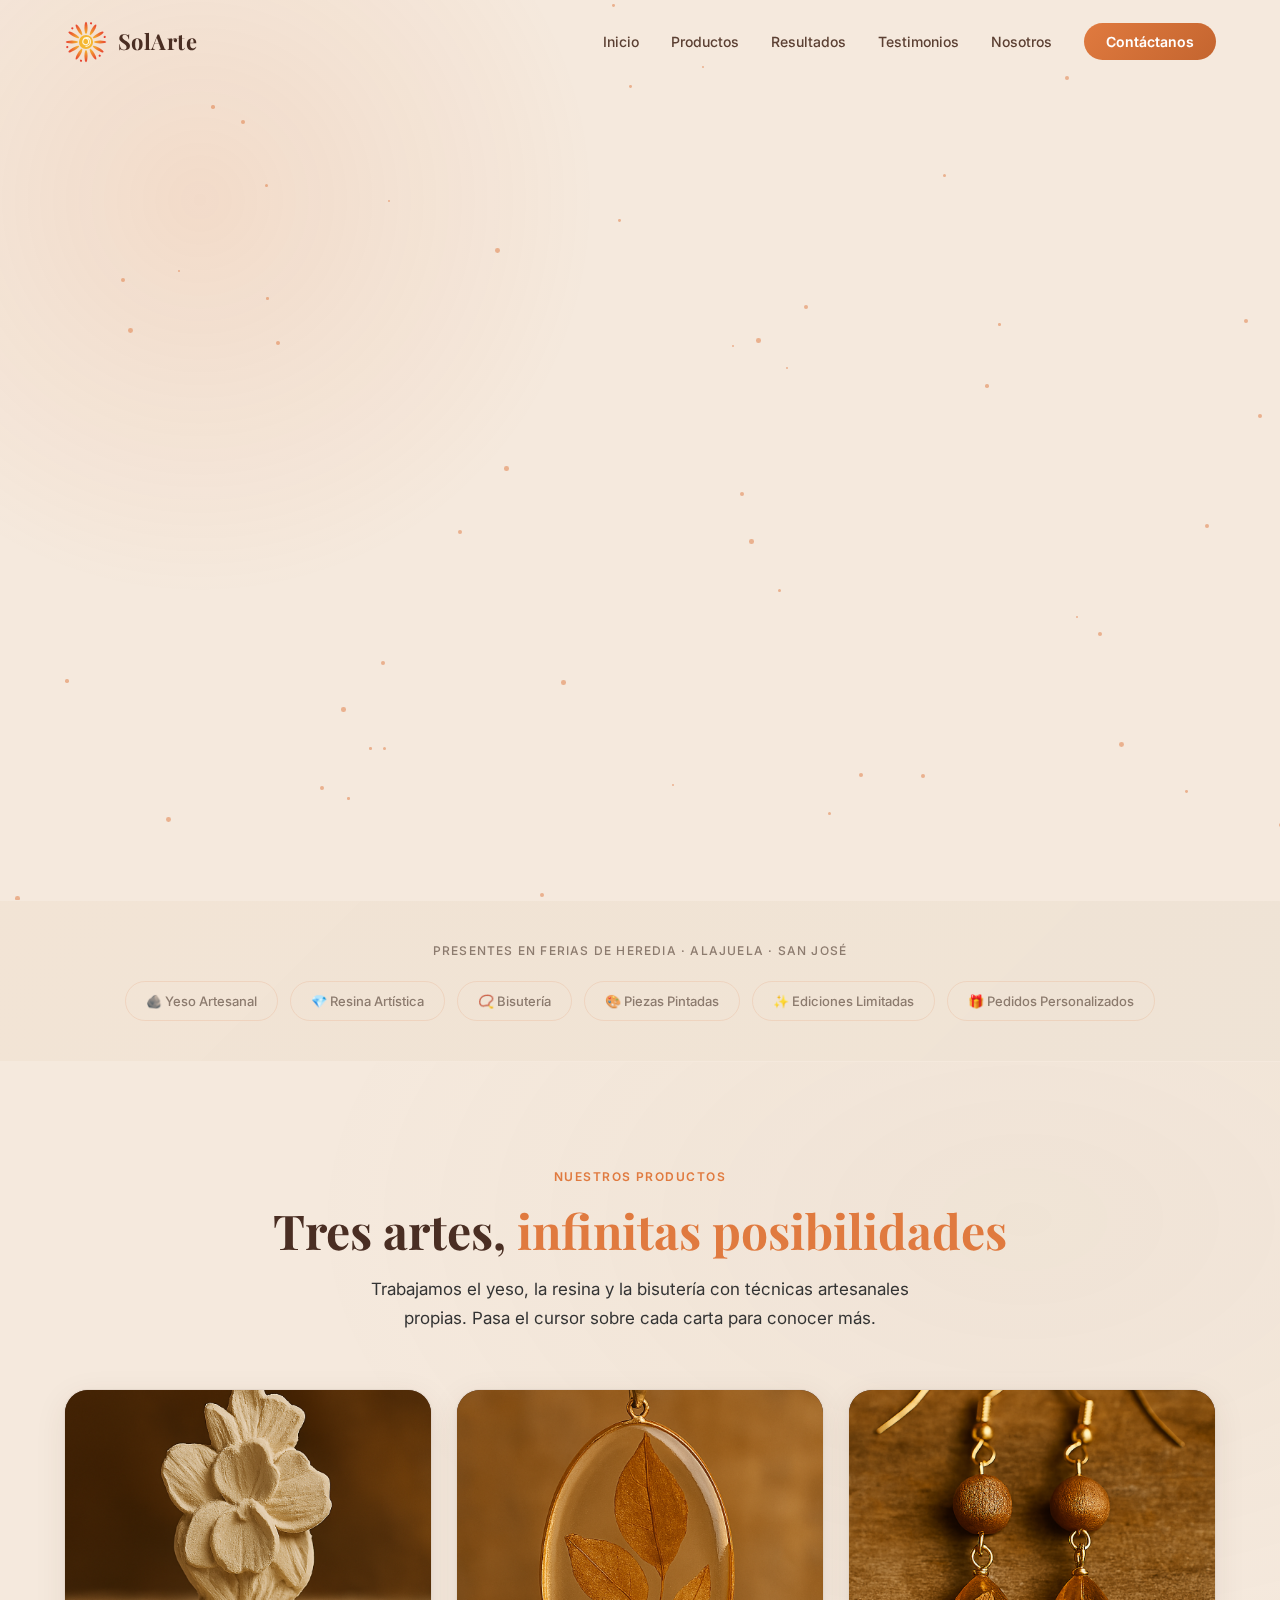
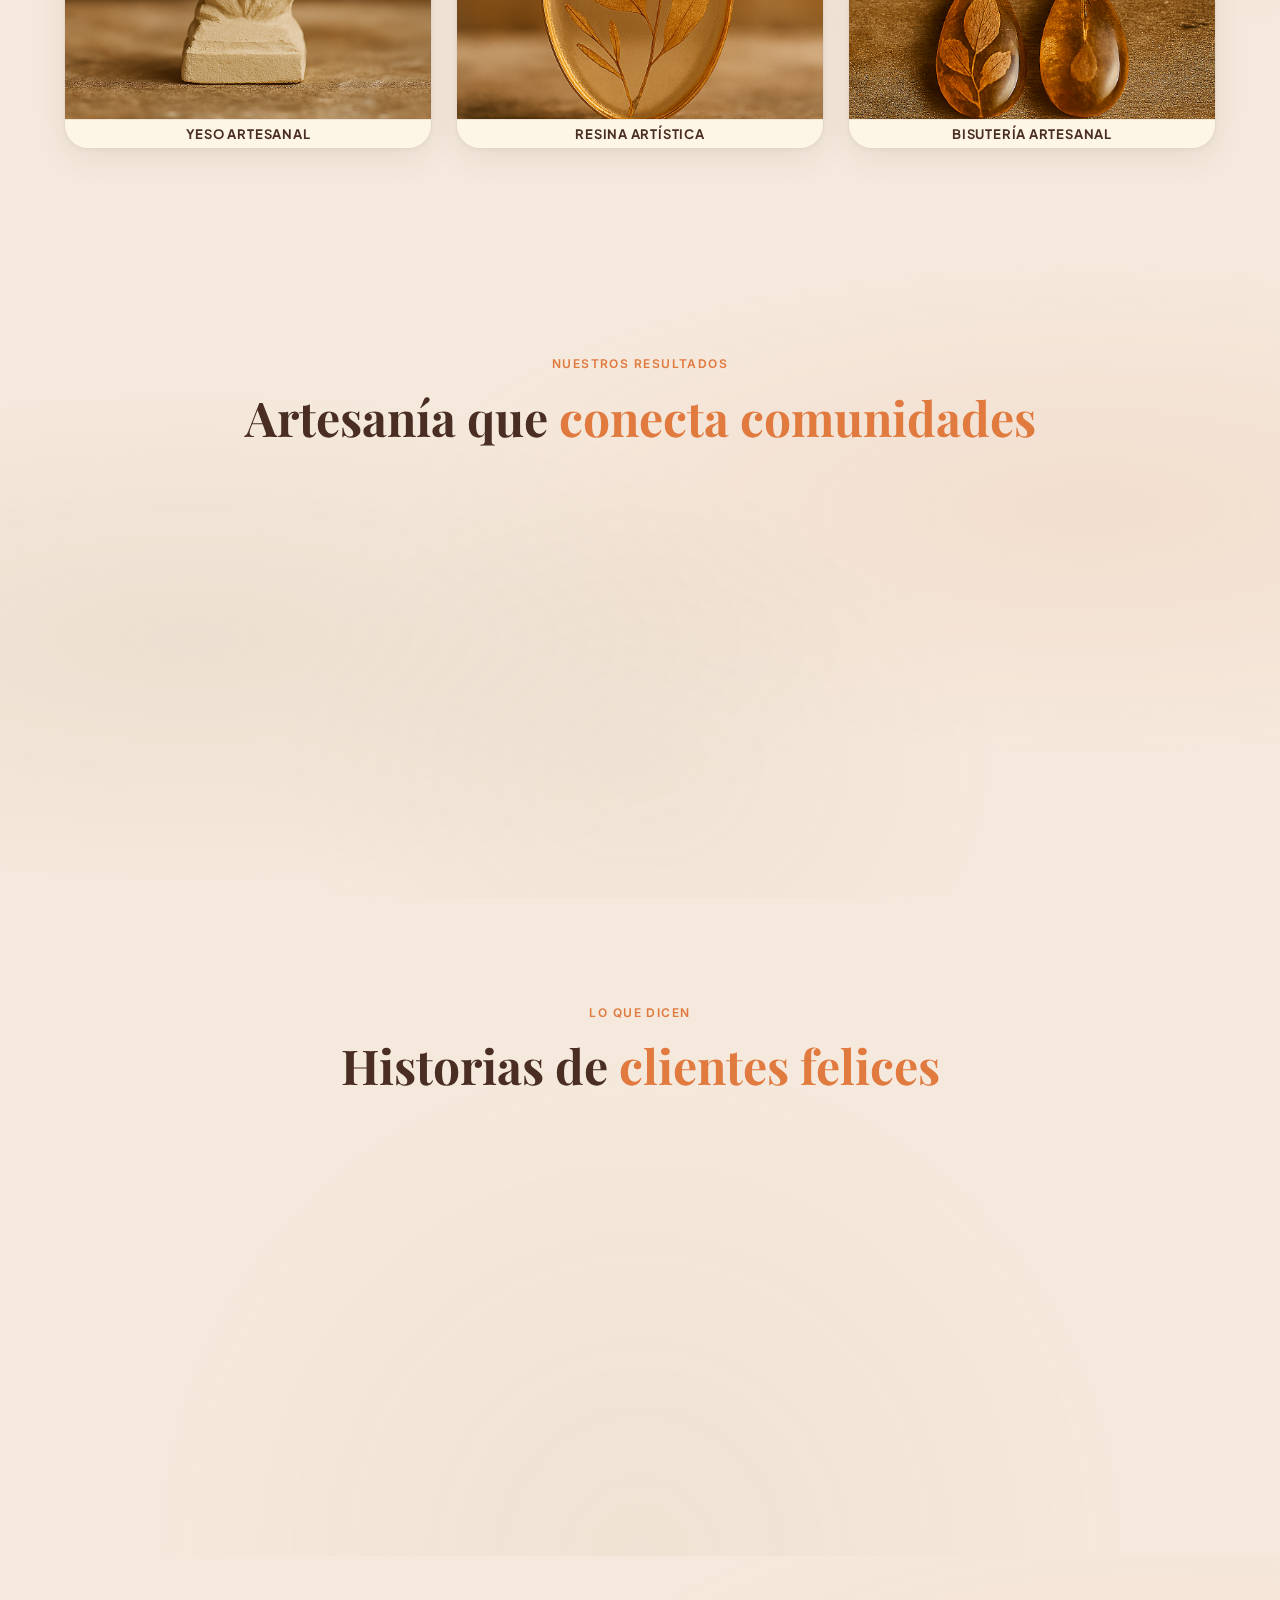
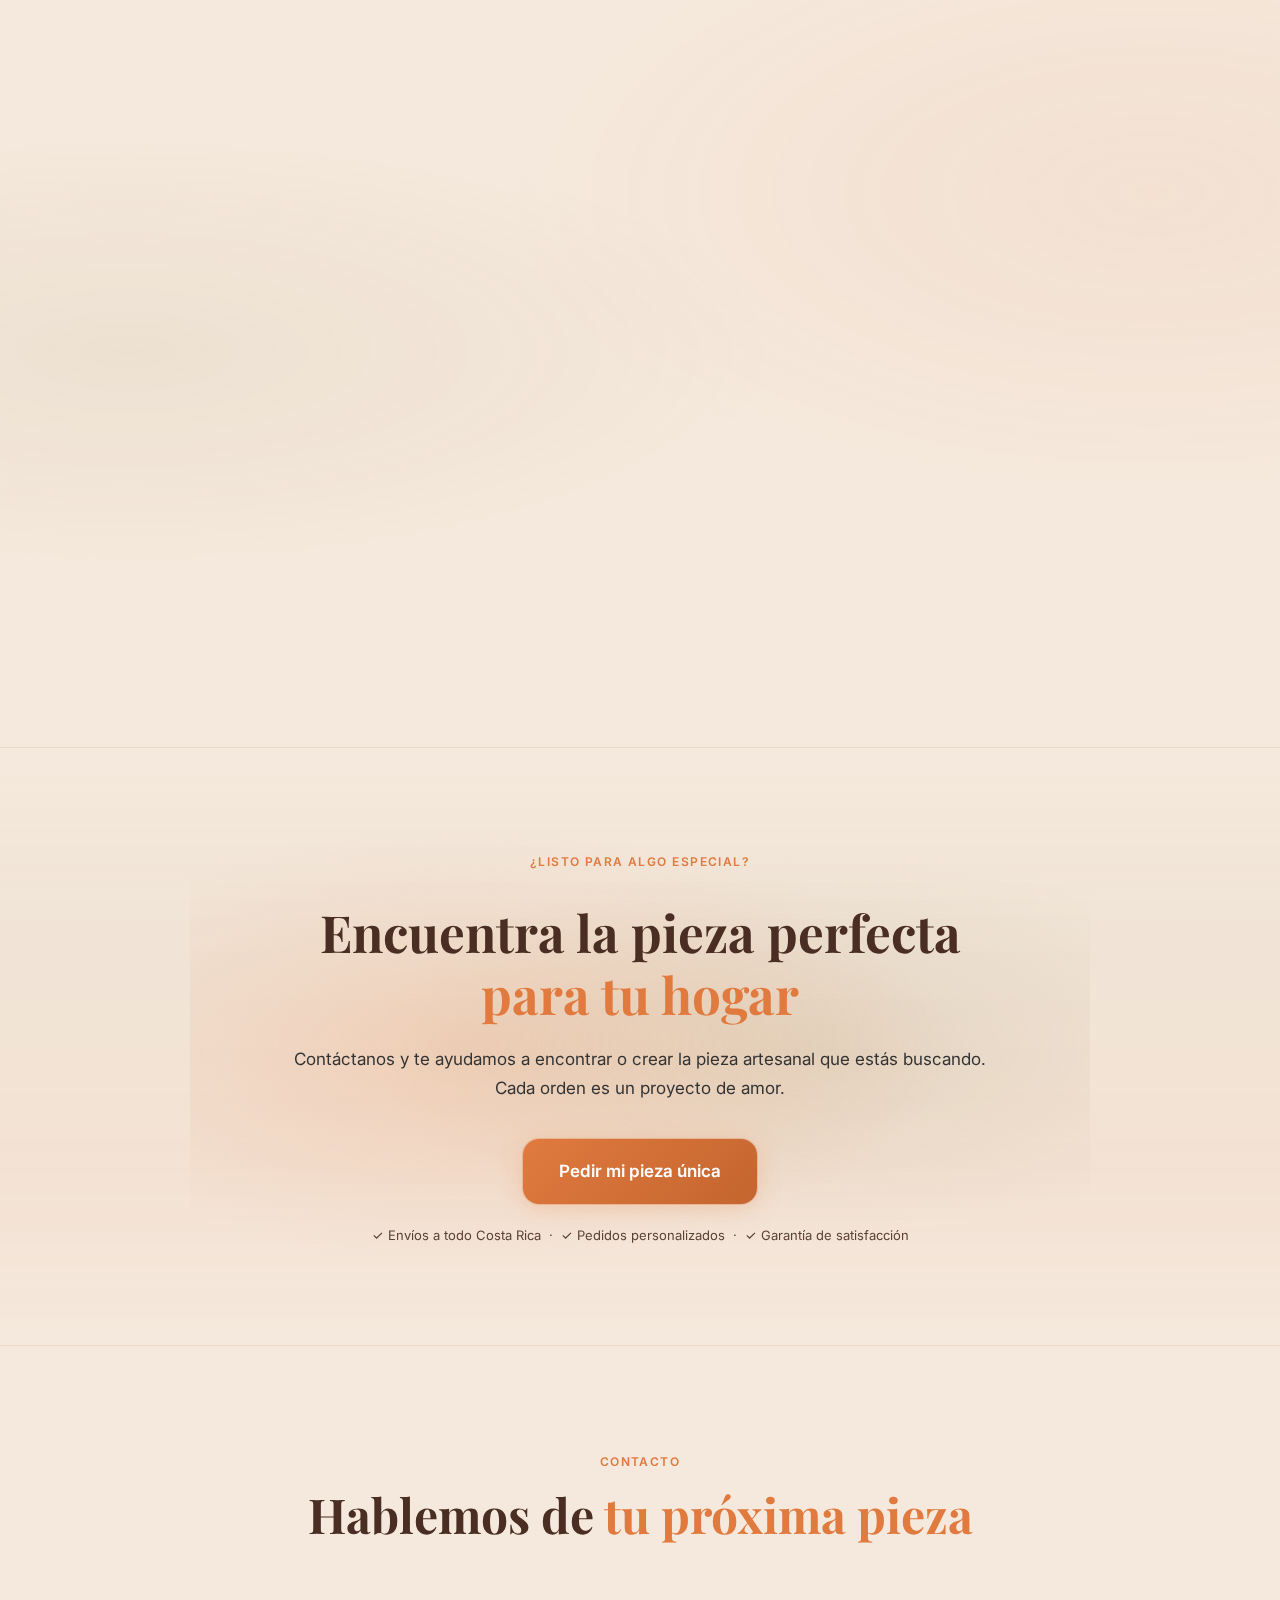
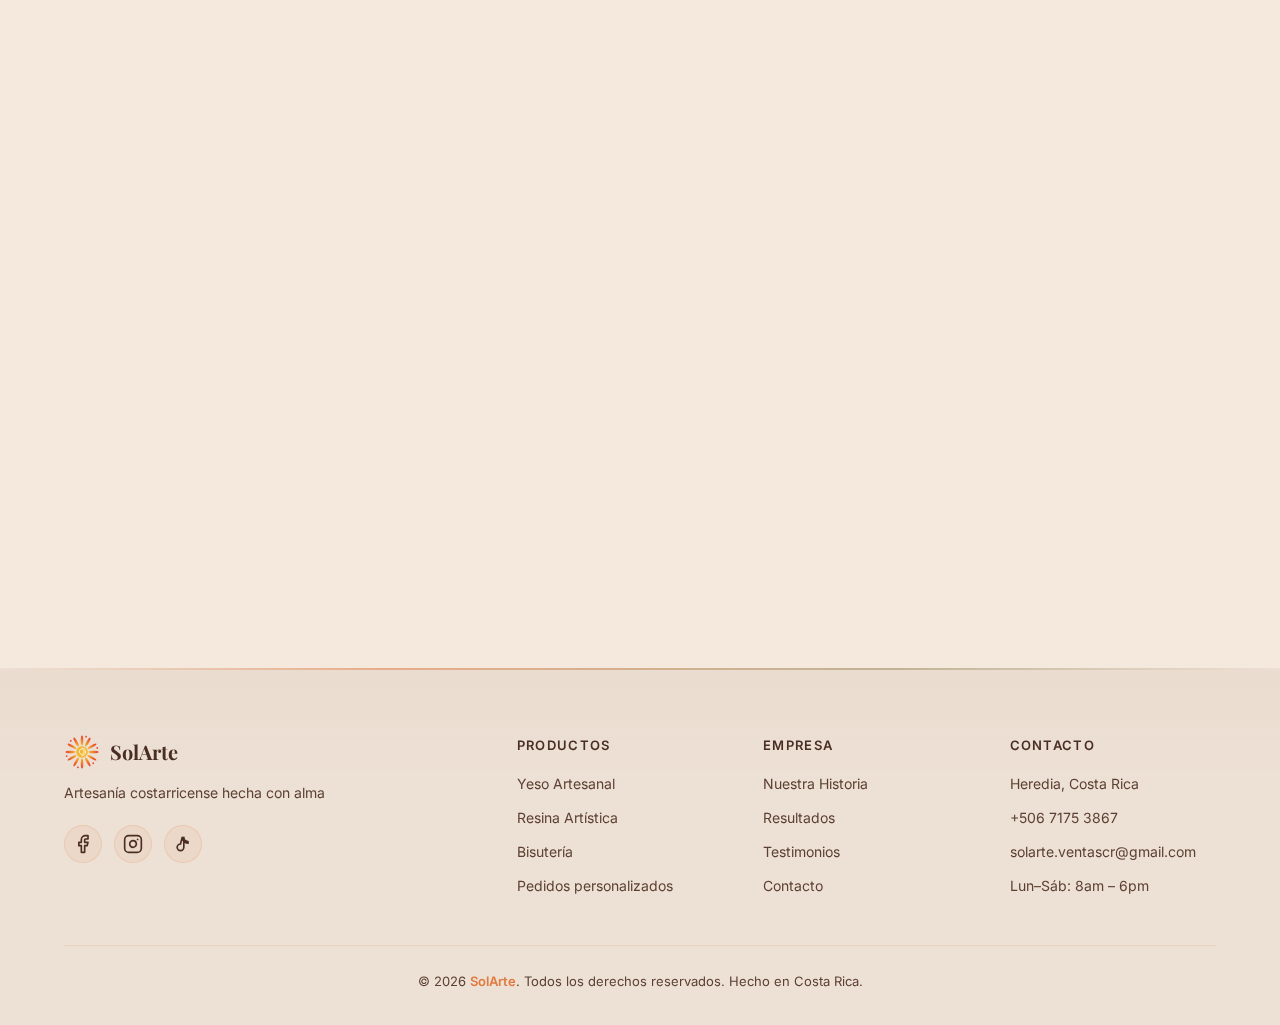
<file: index.html>
<!DOCTYPE html>
<html lang="es">

<head>
    <meta charset="UTF-8" />
    <meta name="viewport" content="width=device-width, initial-scale=1.0" />
    <title>SolArte – Artesanía Costarricense Hecha con Alma</title>
    <meta name="description"
        content="SolArte: figuras de yeso, piezas de resina y bisutería artesanal únicas elaboradas a mano en Costa Rica. Arte hecho con alma." />
    <link rel="preconnect" href="https://fonts.googleapis.com" />
    <link rel="preconnect" href="https://fonts.gstatic.com" crossorigin />
    <link
        href="https://fonts.googleapis.com/css2?family=Plus+Jakarta+Sans:wght@400;600;700;800&family=Inter:wght@400;500;600&family=Playfair+Display:wght@700;800&display=swap"
        rel="stylesheet" />
    <link rel="stylesheet" href="styles.css" />
</head>

<body>

    <!-- PARTICLES -->
    <div id="particles" class="particles-container"></div>

    <!-- NAVBAR -->
    <nav class="navbar" id="navbar">
        <div class="nav-container">
            <a href="#inicio" class="nav-logo">
                <svg width="44" height="44" viewBox="0 0 100 100" fill="none" xmlns="http://www.w3.org/2000/svg">
                    <defs>
                        <linearGradient id="rayGrad" x1="0" y1="0" x2="0" y2="1">
                            <stop offset="0%" stop-color="#E84030" />
                            <stop offset="100%" stop-color="#F5B731" />
                        </linearGradient>
                        <linearGradient id="rayGrad2" x1="0" y1="1" x2="0" y2="0">
                            <stop offset="0%" stop-color="#F5B731" />
                            <stop offset="100%" stop-color="#E84030" />
                        </linearGradient>
                    </defs>
                    <!-- Rays -->
                    <g transform="translate(50,50)">
                        <!-- 12 teardrop rays -->
                        <ellipse rx="3.5" ry="14" cx="0" cy="-32" fill="url(#rayGrad)" />
                        <ellipse rx="3.5" ry="14" cx="0" cy="-32" fill="url(#rayGrad2)" transform="rotate(30)" />
                        <ellipse rx="3.5" ry="14" cx="0" cy="-32" fill="url(#rayGrad)" transform="rotate(60)" />
                        <ellipse rx="3.5" ry="14" cx="0" cy="-32" fill="url(#rayGrad2)" transform="rotate(90)" />
                        <ellipse rx="3.5" ry="14" cx="0" cy="-32" fill="url(#rayGrad)" transform="rotate(120)" />
                        <ellipse rx="3.5" ry="14" cx="0" cy="-32" fill="url(#rayGrad2)" transform="rotate(150)" />
                        <ellipse rx="3.5" ry="14" cx="0" cy="-32" fill="url(#rayGrad)" transform="rotate(180)" />
                        <ellipse rx="3.5" ry="14" cx="0" cy="-32" fill="url(#rayGrad2)" transform="rotate(210)" />
                        <ellipse rx="3.5" ry="14" cx="0" cy="-32" fill="url(#rayGrad)" transform="rotate(240)" />
                        <ellipse rx="3.5" ry="14" cx="0" cy="-32" fill="url(#rayGrad2)" transform="rotate(270)" />
                        <ellipse rx="3.5" ry="14" cx="0" cy="-32" fill="url(#rayGrad)" transform="rotate(300)" />
                        <ellipse rx="3.5" ry="14" cx="0" cy="-32" fill="url(#rayGrad2)" transform="rotate(330)" />
                        <!-- Small dots between rays -->
                        <circle r="2.5" cx="0" cy="-44" fill="#E84030" transform="rotate(15)" />
                        <circle r="2.5" cx="0" cy="-44" fill="#E84030" transform="rotate(75)" />
                        <circle r="2.5" cx="0" cy="-44" fill="#E84030" transform="rotate(135)" />
                        <circle r="2.5" cx="0" cy="-44" fill="#E84030" transform="rotate(195)" />
                        <circle r="2.5" cx="0" cy="-44" fill="#E84030" transform="rotate(255)" />
                        <circle r="2.5" cx="0" cy="-44" fill="#E84030" transform="rotate(315)" />
                    </g>
                    <!-- Sun center -->
                    <circle cx="50" cy="50" r="16" fill="#F5B731" />
                    <!-- Spiral -->
                    <path
                        d="M50 42 C54 42 56 46 56 50 C56 54 52 57 48 56 C44 55 42 51 43 47 C44 43 48 40 52 40 C57 40 60 44 60 50 C60 56 55 60 50 60"
                        stroke="#FFF8E0" stroke-width="2.5" fill="none" stroke-linecap="round" />
                </svg>
                <span class="nav-brand">SolArte</span>
            </a>
            <ul class="nav-links" id="navLinks">
                <li><a href="#inicio" class="nav-link">Inicio</a></li>
                <li><a href="#servicios" class="nav-link">Productos</a></li>
                <li><a href="#showcase" class="nav-link">Resultados</a></li>
                <li><a href="#testimonios" class="nav-link">Testimonios</a></li>
                <li><a href="#nosotros" class="nav-link">Nosotros</a></li>
                <li><a href="#contacto" class="nav-link nav-cta">Contáctanos</a></li>
            </ul>
            <button class="mobile-menu-toggle" id="menuToggle" aria-label="Menú">
                <span></span><span></span><span></span>
            </button>
        </div>
    </nav>

    <!-- HERO -->
    <section class="hero" id="inicio">
        <div class="hero-bg-glow"></div>
        <div class="hero-container">
            <div class="hero-content">
                <div class="hero-badge">✨ Yeso · Resina · Bisutería · Hecho en Costa Rica</div>
                <h1 class="hero-title">
                    <span class="hero-title-line">Arte que brilla</span>
                    <span class="hero-title-accent">en tus manos</span>
                </h1>
                <p class="hero-subtitle">Figuras de yeso, piezas de resina y bisutería artesanal únicas, elaboradas a
                    mano con dedicación y creatividad costarricense. Cada pieza es irrepetible.</p>
                <div class="hero-actions">
                    <a href="#servicios" class="btn-primary" id="heroCta">Ver Catálogo</a>
                    <a href="#nosotros" class="btn-outline">Nuestra Historia</a>
                </div>
                <div class="hero-stats">
                    <div class="hero-stat">
                        <span class="stat-number" data-target="50">0</span><span class="stat-plus">+</span>
                        <span class="stat-label">Piezas únicas</span>
                    </div>
                    <div class="hero-stat-divider"></div>
                    <div class="hero-stat">
                        <span class="stat-number" data-target="3">0</span><span class="stat-plus"></span>
                        <span class="stat-label">Ferias locales</span>
                    </div>
                    <div class="hero-stat-divider"></div>
                    <div class="hero-stat">
                        <span class="stat-number" data-target="90">0</span><span class="stat-plus">%</span>
                        <span class="stat-label">Clientes felices</span>
                    </div>
                </div>
            </div>
            <div class="hero-visual">
                <!-- SVG Artisan Visual -->
                <div class="hero-art-container">
                    <div class="hero-art-glow"></div>
                    <img src="images/circle.png" alt="SolArte Artesanía" class="hero-img">
                    <!-- Orbiting ring -->
                    <div class="orbit-ring"></div>
                    <div class="orbit-dot"></div>
                </div>
            </div>
        </div>
    </section>

    <!-- SOCIAL PROOF -->
    <section class="social-proof">
        <div class="container">
            <p class="proof-label">Presentes en ferias de Heredia · Alajuela · San José</p>
            <div class="proof-logos">
                <div class="proof-item">🪨 Yeso Artesanal</div>
                <div class="proof-item">💎 Resina Artística</div>
                <div class="proof-item">📿 Bisutería</div>
                <div class="proof-item">🎨 Piezas Pintadas</div>
                <div class="proof-item">✨ Ediciones Limitadas</div>
                <div class="proof-item">🎁 Pedidos Personalizados</div>
            </div>
        </div>
    </section>

    <!-- SERVICIOS -->
    <section class="services" id="servicios">
        <div class="container">
            <div class="section-header">
                <span class="section-label">Nuestros Productos</span>
                <h2 class="section-title">Tres artes, <span class="text-accent">infinitas posibilidades</span></h2>
                <p class="section-subtitle">Trabajamos el yeso, la resina y la bisutería con técnicas artesanales
                    propias. Pasa el cursor sobre cada carta para conocer más.</p>
            </div>
            <div class="services-grid services-grid--3">

                <!-- Card 1: Yeso Artesanal -->
                <div class="service-card-flip" onclick="location.href='catalogo-yeso.html'"
                    title="Ver catálogo de Yeso">
                    <div class="service-card-inner">
                        <div class="service-card-front">
                            <div class="service-svg-wrap svc-yeso">
                                <img src="images/yeso.png" alt="Yeso Artesanal" class="service-img">
                            </div>
                            <div class="service-overlay">
                                <h3 class="service-title-front">Yeso Artesanal</h3>
                            </div>
                        </div>
                        <div class="service-card-back glass-card">
                            <div class="service-icon-back">🪨</div>
                            <h3 class="service-title-back">Yeso Artesanal</h3>
                            <p class="service-description">Figuras, macetas, portaretratos y decoración del hogar
                                moldeados en yeso y pintados a mano. Cada pieza se trabaja con pigmentos premium y
                                acabados únicos irrepetibles.</p>
                            <div class="service-features">
                                <span class="feature-tag">Moldeado a mano</span>
                                <span class="feature-tag">Pintado a mano</span>
                                <span class="feature-tag">Decoración hogar</span>
                            </div>
                        </div>
                    </div>
                </div>

                <!-- Card 2: Resina Artística -->
                <div class="service-card-flip" onclick="location.href='catalogo-resina.html'"
                    title="Ver catálogo de Resina">
                    <div class="service-card-inner">
                        <div class="service-card-front">
                            <div class="service-svg-wrap svc-resina">
                                <img src="images/resina.png" alt="Resina Artística" class="service-img">
                            </div>
                            <div class="service-overlay">
                                <h3 class="service-title-front">Resina Artística</h3>
                            </div>
                        </div>
                        <div class="service-card-back glass-card">
                            <div class="service-icon-back">💎</div>
                            <h3 class="service-title-back">Resina Artística</h3>
                            <p class="service-description">Joyería, llaveros, bandejas y decoración en resina epoxi con
                                flores, hojas y elementos naturales atrapados dentro. Cada pieza es transparente y
                                completamente única.</p>
                            <div class="service-features">
                                <span class="feature-tag">Botanicals reales</span>
                                <span class="feature-tag">Resina epoxi</span>
                                <span class="feature-tag">Efecto cristal</span>
                            </div>
                        </div>
                    </div>
                </div>

                <!-- Card 3: Bisutería Artesanal -->
                <div class="service-card-flip" onclick="location.href='catalogo-bisuteria.html'"
                    title="Ver catálogo de Bisutería">
                    <div class="service-card-inner">
                        <div class="service-card-front">
                            <div class="service-svg-wrap svc-bisuteria">
                                <img src="images/bisuteria.png" alt="Bisutería Artesanal" class="service-img">
                            </div>
                            <div class="service-overlay">
                                <h3 class="service-title-front">Bisutería Artesanal</h3>
                            </div>
                        </div>
                        <div class="service-card-back glass-card">
                            <div class="service-icon-back">📿</div>
                            <h3 class="service-title-back">Bisutería Artesanal</h3>
                            <p class="service-description">Collares, aretes, pulseras y anillos elaborados
                                artesanalmente con cuentas, dijes, cadenas y materiales de alta calidad. Diseños únicos
                                para cada estilo y personalidad.</p>
                            <div class="service-features">
                                <span class="feature-tag">Collares &amp; aretes</span>
                                <span class="feature-tag">Pulseras</span>
                                <span class="feature-tag">Diseño exclusivo</span>
                            </div>
                        </div>
                    </div>
                </div>

            </div>
        </div>
    </section>


    <!-- SHOWCASE / STATS -->

    <section class="showcase" id="showcase">
        <div class="container">
            <div class="section-header">
                <span class="section-label">Nuestros Resultados</span>
                <h2 class="section-title">Artesanía que <span class="text-accent">conecta comunidades</span></h2>
            </div>
            <div class="showcase-grid">
                <div class="showcase-card glass-card reveal">
                    <div class="showcase-icon">🏆</div>
                    <div class="showcase-stat"><span class="counter" data-target="50">0</span>+</div>
                    <div class="showcase-label">Piezas vendidas en 2025</div>
                    <p class="showcase-desc">Cada pieza vendida lleva un pedacito de Costa Rica a un nuevo hogar.</p>
                </div>
                <div class="showcase-card glass-card reveal">
                    <div class="showcase-icon">🎪</div>
                    <div class="showcase-stat"><span class="counter" data-target="3">0</span></div>
                    <div class="showcase-label">Ferias locales</div>
                    <p class="showcase-desc">Participación activa en ferias de artesanía en Heredia, Alajuela y San
                        José.</p>
                </div>
                <div class="showcase-card glass-card reveal">
                    <div class="showcase-icon">⭐</div>
                    <div class="showcase-stat"><span class="counter" data-target="40">0</span>+</div>
                    <div class="showcase-label">Productos en catálogo</div>
                    <p class="showcase-desc">Amplio catálogo digital con piezas únicas en diversas categorías
                        artesanales.</p>
                </div>
                <div class="showcase-card glass-card reveal">
                    <div class="showcase-icon">🚚</div>
                    <div class="showcase-stat"><span class="counter" data-target="90">0</span>%</div>
                    <div class="showcase-label">Entregas a tiempo</div>
                    <p class="showcase-desc">Compromiso con la puntualidad y el cuidado en cada envío de nuestras
                        piezas.</p>
                </div>
            </div>
        </div>
    </section>

    <!-- TESTIMONIOS -->
    <section class="testimonios" id="testimonios">
        <div class="container">
            <div class="section-header">
                <span class="section-label">Lo que dicen</span>
                <h2 class="section-title">Historias de <span class="text-accent">clientes felices</span></h2>
            </div>
            <div class="testimonios-grid">
                <div class="testimonio-card glass-card reveal">
                    <div class="stars">⭐⭐⭐⭐⭐</div>
                    <blockquote class="testimonio-quote">"Compré una figura de yeso pintada a mano y es simplemente
                        preciosa. Se nota cada detalle del trabajo artesanal. ¡Ya tengo tres en mi sala y quiero más!"
                    </blockquote>
                    <div class="testimonio-author">
                        <div class="author-avatar">M</div>
                        <div class="author-info">
                            <span class="author-name">María José Solano</span>
                            <span class="author-role">Decoradora de interiores · Heredia</span>
                        </div>
                    </div>
                </div>
                <div class="testimonio-card glass-card reveal">
                    <div class="stars">⭐⭐⭐⭐⭐</div>
                    <blockquote class="testimonio-quote">"Pedí aretes de resina personalizados para mi boda y superaron
                        todas mis expectativas. Los botanicals atrapados dentro son simplemente mágicos. ¡El equipo de
                        SolArte es increíble!"</blockquote>
                    <div class="testimonio-author">
                        <div class="author-avatar">A</div>
                        <div class="author-info">
                            <span class="author-name">Andrea Mora Jiménez</span>
                            <span class="author-role">Docente · Alajuela</span>
                        </div>
                    </div>
                </div>
                <div class="testimonio-card glass-card reveal">
                    <div class="stars">⭐⭐⭐⭐⭐</div>
                    <blockquote class="testimonio-quote">"Le regalé un collar de bisutería de SolArte a mi novia y quedó
                        enamorada. La calidad y el diseño son de otro nivel para ser artesanal. ¡Totalmente
                        recomendado!"</blockquote>
                    <div class="testimonio-author">
                        <div class="author-avatar">C</div>
                        <div class="author-info">
                            <span class="author-name">Carlos Roberto Ulate</span>
                            <span class="author-role">Empresario · San José</span>
                        </div>
                    </div>
                </div>
            </div>
        </div>
    </section>

    <!-- NOSOTROS -->
    <section class="nosotros" id="nosotros">
        <div class="container">
            <div class="nosotros-grid">
                <div class="nosotros-visual reveal">
                    <div class="nosotros-art">
                        <img src="images/history.png" alt="Nuestra Historia" class="nosotros-img">
                        <div class="nosotros-glow"></div>
                    </div>
                </div>
                <div class="nosotros-content reveal">
                    <span class="section-label">Nuestra Historia</span>
                    <h2 class="section-title">Artesanía con <span class="text-accent">alma costarricense</span></h2>
                    <p class="nosotros-text">SolArte nació de la pasión por crear cosas bellas con las manos. Comenzamos
                        experimentando con yeso en nuestra casa en Heredia, descubriendo la magia de moldear y pintar
                        figuras únicas. Poco a poco sumamos la resina epoxi y la bisutería artesanal.</p>
                    <p class="nosotros-text">Hoy somos un emprendimiento familiar que transforma materiales en arte
                        cotidiano. Cada figura de yeso, cada pieza de resina y cada joya de bisutería lleva consigo
                        horas de dedicación, creatividad y amor por el oficio.</p>
                    <div class="nosotros-values">
                        <div class="value-item"><span class="value-icon">🪨</span><span>Yeso pintado a mano</span></div>
                        <div class="value-item"><span class="value-icon">💎</span><span>Resina con botanicals</span>
                        </div>
                        <div class="value-item"><span class="value-icon">📿</span><span>Bisutería exclusiva</span></div>
                        <div class="value-item"><span class="value-icon">🇨🇷</span><span>Orgullo costarricense</span>
                        </div>
                    </div>
                    <a href="#contacto" class="btn-primary">Conócenos más</a>
                </div>
            </div>
        </div>
    </section>

    <!-- CTA FINAL -->
    <section class="cta-final">
        <div class="cta-glow"></div>
        <div class="container">
            <div class="cta-content">
                <span class="section-label">¿Listo para algo especial?</span>
                <h2 class="cta-title">Encuentra la pieza perfecta <span class="text-accent">para tu hogar</span></h2>
                <p class="cta-subtitle">Contáctanos y te ayudamos a encontrar o crear la pieza artesanal que estás
                    buscando. Cada orden es un proyecto de amor.</p>
                <a href="#contacto" class="btn-primary btn-large" id="ctaFinal">Pedir mi pieza única</a>
                <p class="cta-note">✓ Envíos a todo Costa Rica &nbsp;·&nbsp; ✓ Pedidos personalizados &nbsp;·&nbsp; ✓
                    Garantía de satisfacción</p>
            </div>
        </div>
    </section>

    <!-- CONTACTO -->
    <section class="contacto" id="contacto">
        <div class="container">
            <div class="section-header">
                <span class="section-label">Contacto</span>
                <h2 class="section-title">Hablemos de <span class="text-accent">tu próxima pieza</span></h2>
            </div>
            <div class="contacto-grid">
                <div class="contacto-info reveal">
                    <div class="info-card glass-card">
                        <div class="info-item"><span class="info-icon">
                                <svg viewBox="0 0 24 24" width="24" height="24" fill="none" stroke="currentColor"
                                    stroke-width="2" stroke-linecap="round" stroke-linejoin="round">
                                    <path d="M21 10c0 7-9 13-9 13s-9-6-9-13a9 9 0 0 1 18 0z"></path>
                                    <circle cx="12" cy="10" r="3"></circle>
                                </svg>
                            </span>
                            <div><strong>Ubicación</strong>
                                <p>Heredia, Costa Rica</p>
                            </div>
                        </div>
                        <div class="info-item"><span class="info-icon">
                                <svg viewBox="0 0 24 24" width="24" height="24" fill="none" stroke="currentColor"
                                    stroke-width="2" stroke-linecap="round" stroke-linejoin="round">
                                    <path
                                        d="M22 16.92v3a2 2 0 0 1-2.18 2 19.79 19.79 0 0 1-8.63-3.07 19.5 19.5 0 0 1-6-6 19.79 19.79 0 0 1-3.07-8.67A2 2 0 0 1 4.11 2h3a2 2 0 0 1 2 1.72 12.84 12.84 0 0 0 .7 2.81 2 2 0 0 1-.45 2.11L8.09 9.91a16 16 0 0 0 6 6l1.27-1.27a2 2 0 0 1 2.11-.45 12.84 12.84 0 0 0 2.81.7A2 2 0 0 1 22 16.92z">
                                    </path>
                                </svg>
                            </span>
                            <div><strong>WhatsApp</strong>
                                <p>+506 7175 3867</p>
                            </div>
                        </div>
                        <div class="info-item"><span class="info-icon">
                                <svg viewBox="0 0 24 24" width="24" height="24" fill="none" stroke="currentColor"
                                    stroke-width="2" stroke-linecap="round" stroke-linejoin="round">
                                    <path
                                        d="M4 4h16c1.1 0 2 .9 2 2v12c0 1.1-.9 2-2 2H4c-1.1 0-2-.9-2-2V6c0 1.1.9 2 2 2z">
                                    </path>
                                    <polyline points="22,6 12,13 2,6"></polyline>
                                </svg>
                            </span>
                            <div><strong>Email</strong>
                                <p>solarte.ventascr@gmail.com</p>
                            </div>
                        </div>
                        <div class="info-item"><span class="info-icon">
                                <svg viewBox="0 0 24 24" width="24" height="24" fill="none" stroke="currentColor"
                                    stroke-width="2" stroke-linecap="round" stroke-linejoin="round">
                                    <circle cx="12" cy="12" r="10"></circle>
                                    <polyline points="12 6 12 12 16 14"></polyline>
                                </svg>
                            </span>
                            <div><strong>Atención</strong>
                                <p>Lun–Sáb: 8am – 6pm</p>
                            </div>
                        </div>
                    </div>
                    <div class="social-links">
                        <a href="#" class="social-btn">
                            <svg viewBox="0 0 24 24" width="18" height="18" fill="none" stroke="currentColor"
                                stroke-width="2" stroke-linecap="round" stroke-linejoin="round"
                                style="margin-right: 8px;">
                                <path d="M18 2h-3a5 5 0 0 0-5 5v3H7v4h3v8h4v-8h3l1-4h-4V7a1 1 0 0 1 1-1h3z"></path>
                            </svg>
                            Facebook
                        </a>
                        <a href="#" class="social-btn">
                            <svg viewBox="0 0 24 24" width="18" height="18" fill="none" stroke="currentColor"
                                stroke-width="2" stroke-linecap="round" stroke-linejoin="round"
                                style="margin-right: 8px;">
                                <rect x="2" y="2" width="20" height="20" rx="5" ry="5"></rect>
                                <path d="M16 11.37A4 4 0 1 1 12.63 8 4 4 0 0 1 16 11.37z"></path>
                                <line x1="17.5" y1="6.5" x2="17.51" y2="6.5"></line>
                            </svg>
                            Instagram
                        </a>
                        <a href="#" class="social-btn">
                            <svg viewBox="0 0 24 24" width="18" height="18" fill="none" stroke="currentColor"
                                stroke-width="2" stroke-linecap="round" stroke-linejoin="round"
                                style="margin-right: 8px;">
                                <path d="M9 12a4 4 0 1 0 4 4V4a5 5 0 0 0 5 5v2a7 7 0 0 1-7-7z"></path>
                            </svg>
                            TikTok
                        </a>
                    </div>
                </div>
                <form class="contacto-form glass-card reveal" id="contactForm">
                    <div class="form-group">
                        <label for="nombre">Nombre completo</label>
                        <input type="text" id="nombre" name="nombre" placeholder="Tu nombre" required />
                    </div>
                    <div class="form-group">
                        <label for="email">Correo electrónico</label>
                        <input type="email" id="email" name="email" placeholder="tu@correo.com" required />
                    </div>
                    <div class="form-group">
                        <label for="tipo">Tipo de producto</label>
                        <select id="tipo" name="tipo">
                            <option value="">Selecciona una categoría</option>
                            <option value="yeso">Yeso Artesanal</option>
                            <option value="resina">Resina Artística</option>
                            <option value="bisuteria">Bisutería</option>
                            <option value="personalizado">Pieza Personalizada</option>
                        </select>
                    </div>
                    <div class="form-group">
                        <label for="mensaje">Cuéntanos tu idea</label>
                        <textarea id="mensaje" name="mensaje" rows="4"
                            placeholder="Describe la pieza que buscas..."></textarea>
                    </div>
                    <button type="submit" class="btn-primary btn-full">Enviar mensaje</button>
                </form>
            </div>
        </div>
    </section>

    <!-- FOOTER -->
    <footer class="footer">
        <div class="container">
            <div class="footer-grid">
                <div class="footer-brand">
                    <div class="footer-logo">
                        <svg width="36" height="36" viewBox="0 0 100 100" fill="none"
                            xmlns="http://www.w3.org/2000/svg">
                            <defs>
                                <linearGradient id="rayGradF" x1="0" y1="0" x2="0" y2="1">
                                    <stop offset="0%" stop-color="#E84030" />
                                    <stop offset="100%" stop-color="#F5B731" />
                                </linearGradient>
                                <linearGradient id="rayGrad2F" x1="0" y1="1" x2="0" y2="0">
                                    <stop offset="0%" stop-color="#F5B731" />
                                    <stop offset="100%" stop-color="#E84030" />
                                </linearGradient>
                            </defs>
                            <g transform="translate(50,50)">
                                <ellipse rx="3.5" ry="14" cx="0" cy="-32" fill="url(#rayGradF)" />
                                <ellipse rx="3.5" ry="14" cx="0" cy="-32" fill="url(#rayGrad2F)"
                                    transform="rotate(30)" />
                                <ellipse rx="3.5" ry="14" cx="0" cy="-32" fill="url(#rayGradF)"
                                    transform="rotate(60)" />
                                <ellipse rx="3.5" ry="14" cx="0" cy="-32" fill="url(#rayGrad2F)"
                                    transform="rotate(90)" />
                                <ellipse rx="3.5" ry="14" cx="0" cy="-32" fill="url(#rayGradF)"
                                    transform="rotate(120)" />
                                <ellipse rx="3.5" ry="14" cx="0" cy="-32" fill="url(#rayGrad2F)"
                                    transform="rotate(150)" />
                                <ellipse rx="3.5" ry="14" cx="0" cy="-32" fill="url(#rayGradF)"
                                    transform="rotate(180)" />
                                <ellipse rx="3.5" ry="14" cx="0" cy="-32" fill="url(#rayGrad2F)"
                                    transform="rotate(210)" />
                                <ellipse rx="3.5" ry="14" cx="0" cy="-32" fill="url(#rayGradF)"
                                    transform="rotate(240)" />
                                <ellipse rx="3.5" ry="14" cx="0" cy="-32" fill="url(#rayGrad2F)"
                                    transform="rotate(270)" />
                                <ellipse rx="3.5" ry="14" cx="0" cy="-32" fill="url(#rayGradF)"
                                    transform="rotate(300)" />
                                <ellipse rx="3.5" ry="14" cx="0" cy="-32" fill="url(#rayGrad2F)"
                                    transform="rotate(330)" />
                                <circle r="2.5" cx="0" cy="-44" fill="#E84030" transform="rotate(15)" />
                                <circle r="2.5" cx="0" cy="-44" fill="#E84030" transform="rotate(75)" />
                                <circle r="2.5" cx="0" cy="-44" fill="#E84030" transform="rotate(135)" />
                                <circle r="2.5" cx="0" cy="-44" fill="#E84030" transform="rotate(195)" />
                                <circle r="2.5" cx="0" cy="-44" fill="#E84030" transform="rotate(255)" />
                                <circle r="2.5" cx="0" cy="-44" fill="#E84030" transform="rotate(315)" />
                            </g>
                            <circle cx="50" cy="50" r="16" fill="#F5B731" />
                            <path
                                d="M50 42 C54 42 56 46 56 50 C56 54 52 57 48 56 C44 55 42 51 43 47 C44 43 48 40 52 40 C57 40 60 44 60 50 C60 56 55 60 50 60"
                                stroke="#FFF8E0" stroke-width="2.5" fill="none" stroke-linecap="round" />
                        </svg>
                        <span class="footer-brand-name">SolArte</span>
                    </div>
                    <p class="footer-tagline">Artesanía costarricense hecha con alma</p>
                    <div class="footer-socials">
                        <a href="#" class="footer-social" aria-label="Facebook">
                            <svg viewBox="0 0 24 24" width="20" height="20" fill="none" stroke="currentColor"
                                stroke-width="2" stroke-linecap="round" stroke-linejoin="round">
                                <path d="M18 2h-3a5 5 0 0 0-5 5v3H7v4h3v8h4v-8h3l1-4h-4V7a1 1 0 0 1 1-1h3z"></path>
                            </svg>
                        </a>
                        <a href="#" class="footer-social" aria-label="Instagram">
                            <svg viewBox="0 0 24 24" width="20" height="20" fill="none" stroke="currentColor"
                                stroke-width="2" stroke-linecap="round" stroke-linejoin="round">
                                <rect x="2" y="2" width="20" height="20" rx="5" ry="5"></rect>
                                <path d="M16 11.37A4 4 0 1 1 12.63 8 4 4 0 0 1 16 11.37z"></path>
                                <line x1="17.5" y1="6.5" x2="17.51" y2="6.5"></line>
                            </svg>
                        </a>
                        <a href="#" class="footer-social" aria-label="TikTok">
                            <svg viewBox="0 0 24 24" width="20" height="20" fill="none" stroke="currentColor"
                                stroke-width="2" stroke-linecap="round" stroke-linejoin="round">
                                <path d="M9 12a4 4 0 1 0 4 4V4a5 5 0 0 0 5 5v2a7 7 0 0 1-7-7z"></path>
                            </svg>
                        </a>
                    </div>
                </div>
                <div class="footer-links">
                    <h4>Productos</h4>
                    <ul>
                        <li><a href="#servicios">Yeso Artesanal</a></li>
                        <li><a href="#servicios">Resina Artística</a></li>
                        <li><a href="#servicios">Bisutería</a></li>
                        <li><a href="#contacto">Pedidos personalizados</a></li>
                    </ul>
                </div>
                <div class="footer-links">
                    <h4>Empresa</h4>
                    <ul>
                        <li><a href="#nosotros">Nuestra Historia</a></li>
                        <li><a href="#showcase">Resultados</a></li>
                        <li><a href="#testimonios">Testimonios</a></li>
                        <li><a href="#contacto">Contacto</a></li>
                    </ul>
                </div>
                <div class="footer-links">
                    <h4>Contacto</h4>
                    <ul>
                        <li>Heredia, Costa Rica</li>
                        <li>+506 7175 3867</li>
                        <li>solarte.ventascr@gmail.com</li>
                        <li>Lun–Sáb: 8am – 6pm</li>
                    </ul>
                </div>
            </div>
            <div class="footer-bottom">
                <p>&copy; 2026 <span>SolArte</span>. Todos los derechos reservados. Hecho en Costa Rica.</p>
            </div>
        </div>
    </footer>

    <script src="script.js"></script>
</body>

</html>
</file>
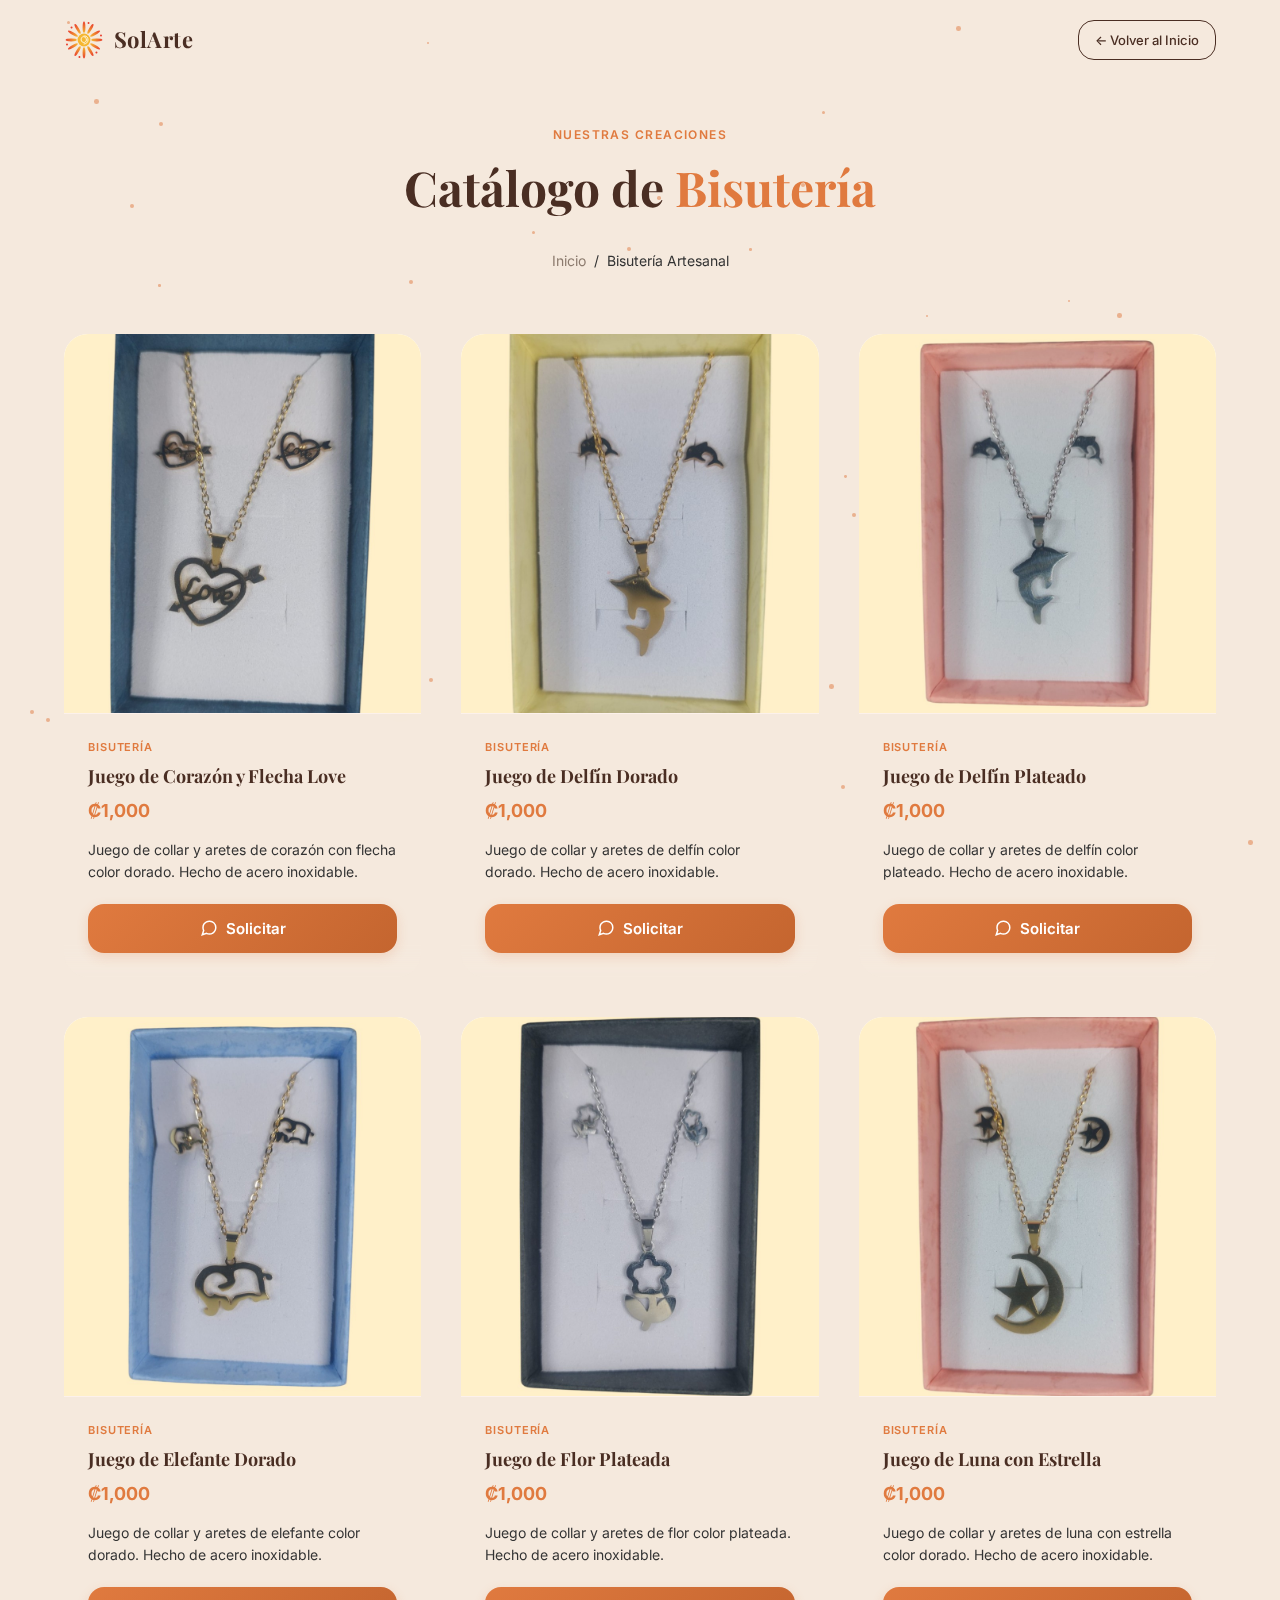
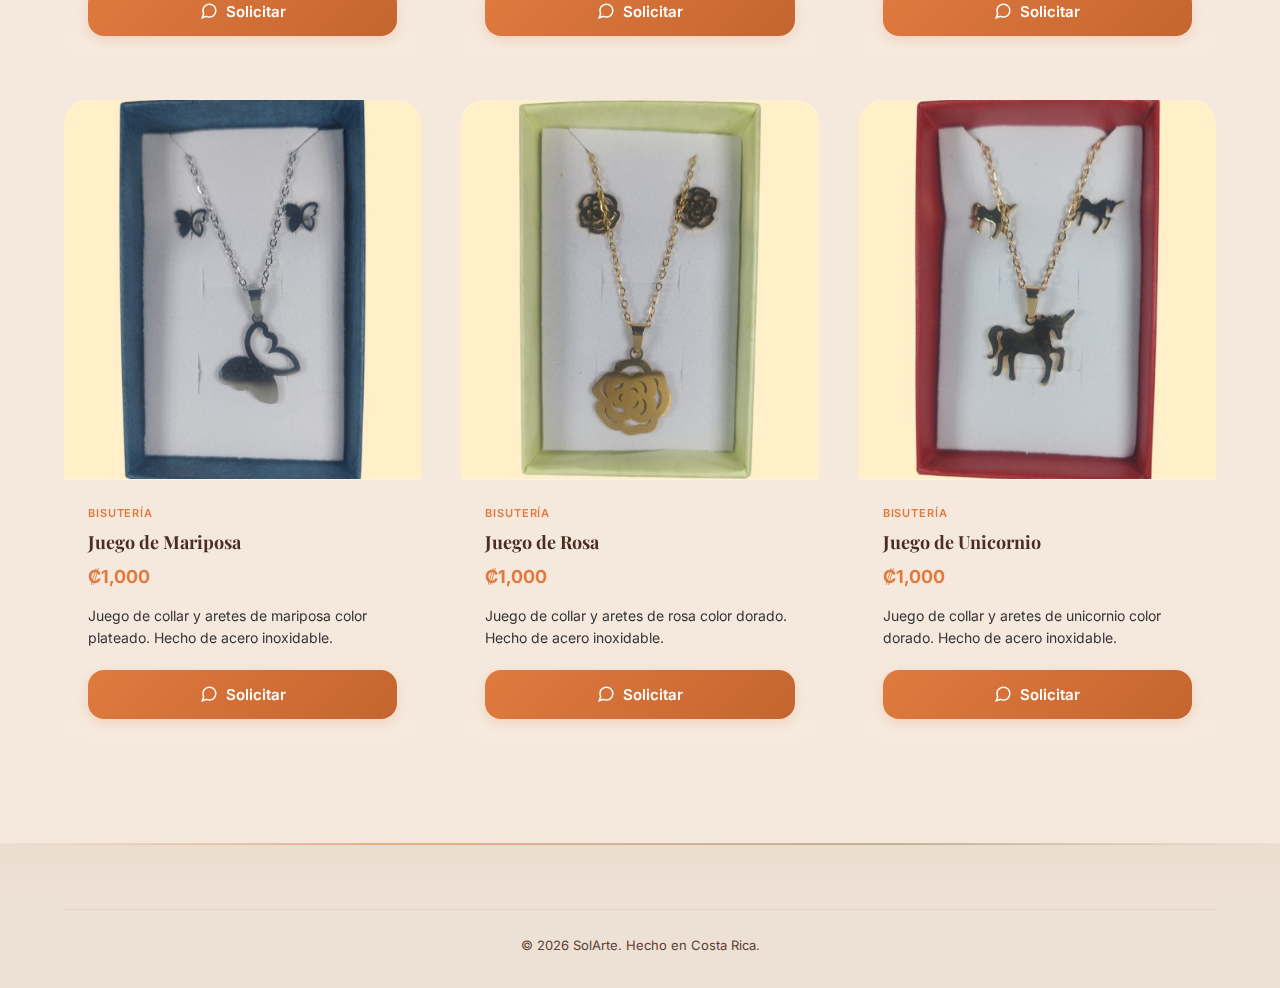
<file: catalogo-bisuteria.html>
<!DOCTYPE html>
<html lang="es">

<head>
    <meta charset="UTF-8" />
    <meta name="viewport" content="width=device-width, initial-scale=1.0" />
    <title>Catálogo Bisutería Artesanal – SolArte</title>
    <meta name="description"
        content="Catálogo de bisutería artesanal, collares, pulseras y accesorios hechos a mano en Costa Rica." />
    <!-- Fonts -->
    <link rel="preconnect" href="https://fonts.googleapis.com" />
    <link rel="preconnect" href="https://fonts.gstatic.com" crossorigin />
    <link
        href="https://fonts.googleapis.com/css2?family=Playfair+Display:ital,wght@0,400;0,700;1,400&family=Plus+Jakarta+Sans:wght@400;500;600;800&family=Inter:wght@400;500;600&display=swap"
        rel="stylesheet" />
    <!-- CSS -->
    <link rel="stylesheet" href="styles.css" />
</head>

<body>
    <!-- BACKGROUND PARTICLES -->
    <div id="particles"></div>

    <!-- NAVBAR -->
    <nav class="navbar" id="navbar">
        <div class="container nav-container">
            <a href="index.html" class="nav-logo">
                <svg width="40" height="40" viewBox="0 0 100 100" fill="none" xmlns="http://www.w3.org/2000/svg">
                    <defs>
                        <linearGradient id="rg1" x1="0" y1="0" x2="0" y2="1">
                            <stop offset="0%" stop-color="#E84030" />
                            <stop offset="100%" stop-color="#F5B731" />
                        </linearGradient>
                        <linearGradient id="rg2" x1="0" y1="1" x2="0" y2="0">
                            <stop offset="0%" stop-color="#F5B731" />
                            <stop offset="100%" stop-color="#E84030" />
                        </linearGradient>
                    </defs>
                    <g transform="translate(50,50)">
                        <ellipse rx="3.5" ry="14" cx="0" cy="-32" fill="url(#rg1)" />
                        <ellipse rx="3.5" ry="14" cx="0" cy="-32" fill="url(#rg2)" transform="rotate(30)" />
                        <ellipse rx="3.5" ry="14" cx="0" cy="-32" fill="url(#rg1)" transform="rotate(60)" />
                        <ellipse rx="3.5" ry="14" cx="0" cy="-32" fill="url(#rg2)" transform="rotate(90)" />
                        <ellipse rx="3.5" ry="14" cx="0" cy="-32" fill="url(#rg1)" transform="rotate(120)" />
                        <ellipse rx="3.5" ry="14" cx="0" cy="-32" fill="url(#rg2)" transform="rotate(150)" />
                        <ellipse rx="3.5" ry="14" cx="0" cy="-32" fill="url(#rg1)" transform="rotate(180)" />
                        <ellipse rx="3.5" ry="14" cx="0" cy="-32" fill="url(#rg2)" transform="rotate(210)" />
                        <ellipse rx="3.5" ry="14" cx="0" cy="-32" fill="url(#rg1)" transform="rotate(240)" />
                        <ellipse rx="3.5" ry="14" cx="0" cy="-32" fill="url(#rg2)" transform="rotate(270)" />
                        <ellipse rx="3.5" ry="14" cx="0" cy="-32" fill="url(#rg1)" transform="rotate(300)" />
                        <ellipse rx="3.5" ry="14" cx="0" cy="-32" fill="url(#rg2)" transform="rotate(330)" />
                        <circle r="2.5" cx="0" cy="-44" fill="#E84030" transform="rotate(15)" />
                        <circle r="2.5" cx="0" cy="-44" fill="#E84030" transform="rotate(75)" />
                        <circle r="2.5" cx="0" cy="-44" fill="#E84030" transform="rotate(135)" />
                        <circle r="2.5" cx="0" cy="-44" fill="#E84030" transform="rotate(195)" />
                        <circle r="2.5" cx="0" cy="-44" fill="#E84030" transform="rotate(255)" />
                        <circle r="2.5" cx="0" cy="-44" fill="#E84030" transform="rotate(315)" />
                    </g>
                    <circle cx="50" cy="50" r="16" fill="#F5B731" />
                    <path
                        d="M50 42 C54 42 56 46 56 50 C56 54 52 57 48 56 C44 55 42 51 43 47 C44 43 48 40 52 40 C57 40 60 44 60 50 C60 56 55 60 50 60"
                        stroke="#FFF8E0" stroke-width="2.5" fill="none" stroke-linecap="round" />
                </svg>
                <span class="nav-brand">SolArte</span>
            </a>

            <a href="index.html" class="btn-outline" style="padding: 8px 16px; font-size: 13px;">
                ← Volver al Inicio
            </a>
        </div>
    </nav>

    <!-- CATALOG HEADER -->
    <section class="catalog-page">
        <div class="container">
            <div class="catalog-header">
                <span class="section-label">Nuestras Creaciones</span>
                <h1 class="section-title">Catálogo de <span class="text-accent">Bisutería</span></h1>
                <div class="catalog-breadcrumb">
                    <a href="index.html">Inicio</a> <span>/</span> <span>Bisutería Artesanal</span>
                </div>
            </div>

            <!-- PRODUCT GRID -->
            <div class="catalog-grid">

                <!-- Producto 1: Juego de Corazon y Flecha Love -->
                <div class="product-card">
                    <div class="product-image">
                        <img src="images/imgs-bisuteria/Juego_CorazonFlechado_Dorado.jpg"
                            alt="Juego de Corazon y Flecha Love">
                    </div>
                    <div class="product-info">
                        <div class="product-category">Bisutería</div>
                        <h3 class="product-title">Juego de Corazón y Flecha Love</h3>
                        <div class="product-price">₡1,000</div>
                        <p class="product-desc">Juego de collar y aretes de corazón con flecha color dorado. Hecho de
                            acero inoxidable.</p>
                        <a href="https://wa.me/50671753867?text=Hola,%20me%20interesa%20el%20Juego%20de%20Corazón%20y%20Flecha%20Love"
                            target="_blank" class="btn-product btn-full">
                            <svg viewBox="0 0 24 24" fill="none" stroke="currentColor" stroke-width="2"
                                style="width: 18px; height: 18px; margin-right: 8px;">
                                <path
                                    d="M21 11.5a8.38 8.38 0 0 1-.9 3.8 8.5 8.5 0 0 1-7.6 4.7 8.38 8.38 0 0 1-3.8-.9L3 21l1.9-5.7a8.38 8.38 0 0 1-.9-3.8 8.5 8.5 0 0 1 4.7-7.6 8.38 8.38 0 0 1 3.8-.9h.5a8.48 8.48 0 0 1 8 8v.5z" />
                            </svg>
                            Solicitar
                        </a>
                    </div>
                </div>

                <!-- Producto 2: Juego de Delfín dorado -->
                <div class="product-card">
                    <div class="product-image">
                        <img src="images/imgs-bisuteria/Juego_Delfin_Dorado.jpg" alt="Juego de Delfín dorado">
                    </div>
                    <div class="product-info">
                        <div class="product-category">Bisutería</div>
                        <h3 class="product-title">Juego de Delfín Dorado</h3>
                        <div class="product-price">₡1,000</div>
                        <p class="product-desc">Juego de collar y aretes de delfín color dorado. Hecho de acero
                            inoxidable.</p>
                        <a href="https://wa.me/50671753867?text=Hola,%20me%20interesa%20el%20Juego%20de%20Delfín%20dorado"
                            target="_blank" class="btn-product btn-full">
                            <svg viewBox="0 0 24 24" fill="none" stroke="currentColor" stroke-width="2"
                                style="width: 18px; height: 18px; margin-right: 8px;">
                                <path
                                    d="M21 11.5a8.38 8.38 0 0 1-.9 3.8 8.5 8.5 0 0 1-7.6 4.7 8.38 8.38 0 0 1-3.8-.9L3 21l1.9-5.7a8.38 8.38 0 0 1-.9-3.8 8.5 8.5 0 0 1 4.7-7.6 8.38 8.38 0 0 1 3.8-.9h.5a8.48 8.48 0 0 1 8 8v.5z" />
                            </svg>
                            Solicitar
                        </a>
                    </div>
                </div>

                <!-- Producto 3: Juego de Delfín plateado -->
                <div class="product-card">
                    <div class="product-image">
                        <img src="images/imgs-bisuteria/Juego_Delfin_Plateado.jpg" alt="Juego de Delfín plateado">
                    </div>
                    <div class="product-info">
                        <div class="product-category">Bisutería</div>
                        <h3 class="product-title">Juego de Delfín Plateado</h3>
                        <div class="product-price">₡1,000</div>
                        <p class="product-desc">Juego de collar y aretes de delfín color plateado. Hecho de acero
                            inoxidable.</p>
                        <a href="https://wa.me/50671753867?text=Hola,%20me%20interesa%20el%20Juego%20de%20Delfín%20plateado"
                            target="_blank" class="btn-product btn-full">
                            <svg viewBox="0 0 24 24" fill="none" stroke="currentColor" stroke-width="2"
                                style="width: 18px; height: 18px; margin-right: 8px;">
                                <path
                                    d="M21 11.5a8.38 8.38 0 0 1-.9 3.8 8.5 8.5 0 0 1-7.6 4.7 8.38 8.38 0 0 1-3.8-.9L3 21l1.9-5.7a8.38 8.38 0 0 1-.9-3.8 8.5 8.5 0 0 1 4.7-7.6 8.38 8.38 0 0 1 3.8-.9h.5a8.48 8.48 0 0 1 8 8v.5z" />
                            </svg>
                            Solicitar
                        </a>
                    </div>
                </div>

                <!-- Producto 4: Juego de Elefante dorado -->
                <div class="product-card">
                    <div class="product-image">
                        <img src="images/imgs-bisuteria/Juego_Elefante_Dorado.jpg" alt="Juego de Elefante dorado">
                    </div>
                    <div class="product-info">
                        <div class="product-category">Bisutería</div>
                        <h3 class="product-title">Juego de Elefante Dorado</h3>
                        <div class="product-price">₡1,000</div>
                        <p class="product-desc">Juego de collar y aretes de elefante color dorado. Hecho de acero
                            inoxidable.</p>
                        <a href="https://wa.me/50671753867?text=Hola,%20me%20interesa%20el%20Juego%20de%20Elefante%20dorado"
                            target="_blank" class="btn-product btn-full">
                            <svg viewBox="0 0 24 24" fill="none" stroke="currentColor" stroke-width="2"
                                style="width: 18px; height: 18px; margin-right: 8px;">
                                <path
                                    d="M21 11.5a8.38 8.38 0 0 1-.9 3.8 8.5 8.5 0 0 1-7.6 4.7 8.38 8.38 0 0 1-3.8-.9L3 21l1.9-5.7a8.38 8.38 0 0 1-.9-3.8 8.5 8.5 0 0 1 4.7-7.6 8.38 8.38 0 0 1 3.8-.9h.5a8.48 8.48 0 0 1 8 8v.5z" />
                            </svg>
                            Solicitar
                        </a>
                    </div>
                </div>

                <!-- Producto 5: Juego de Flor plateada -->
                <div class="product-card">
                    <div class="product-image">
                        <img src="images/imgs-bisuteria/Juego_Flor_Plateada.jpg" alt="Juego de Flor plateada">
                    </div>
                    <div class="product-info">
                        <div class="product-category">Bisutería</div>
                        <h3 class="product-title">Juego de Flor Plateada</h3>
                        <div class="product-price">₡1,000</div>
                        <p class="product-desc">Juego de collar y aretes de flor color plateada. Hecho de acero
                            inoxidable.</p>
                        <a href="https://wa.me/50671753867?text=Hola,%20me%20interesa%20el%20Juego%20de%20Flor%20plateada"
                            target="_blank" class="btn-product btn-full">
                            <svg viewBox="0 0 24 24" fill="none" stroke="currentColor" stroke-width="2"
                                style="width: 18px; height: 18px; margin-right: 8px;">
                                <path
                                    d="M21 11.5a8.38 8.38 0 0 1-.9 3.8 8.5 8.5 0 0 1-7.6 4.7 8.38 8.38 0 0 1-3.8-.9L3 21l1.9-5.7a8.38 8.38 0 0 1-.9-3.8 8.5 8.5 0 0 1 4.7-7.6 8.38 8.38 0 0 1 3.8-.9h.5a8.48 8.48 0 0 1 8 8v.5z" />
                            </svg>
                            Solicitar
                        </a>
                    </div>
                </div>

                <!-- Producto 6: Juego de Luna con Estrella -->
                <div class="product-card">
                    <div class="product-image">
                        <img src="images/imgs-bisuteria/Juego_LunaEstrella_Dorada.jpg" alt="Juego de Luna con Estrella">
                    </div>
                    <div class="product-info">
                        <div class="product-category">Bisutería</div>
                        <h3 class="product-title">Juego de Luna con Estrella</h3>
                        <div class="product-price">₡1,000</div>
                        <p class="product-desc">Juego de collar y aretes de luna con estrella color dorado. Hecho de
                            acero inoxidable.</p>
                        <a href="https://wa.me/50671753867?text=Hola,%20me%20interesa%20el%20Juego%20de%20Luna%20con%20Estrella"
                            target="_blank" class="btn-product btn-full">
                            <svg viewBox="0 0 24 24" fill="none" stroke="currentColor" stroke-width="2"
                                style="width: 18px; height: 18px; margin-right: 8px;">
                                <path
                                    d="M21 11.5a8.38 8.38 0 0 1-.9 3.8 8.5 8.5 0 0 1-7.6 4.7 8.38 8.38 0 0 1-3.8-.9L3 21l1.9-5.7a8.38 8.38 0 0 1-.9-3.8 8.5 8.5 0 0 1 4.7-7.6 8.38 8.38 0 0 1 3.8-.9h.5a8.48 8.48 0 0 1 8 8v.5z" />
                            </svg>
                            Solicitar
                        </a>
                    </div>
                </div>

                <!-- Producto 7: Juego de Mariposa -->
                <div class="product-card">
                    <div class="product-image">
                        <img src="images/imgs-bisuteria/Juego_Mariposa_Plateada.jpg" alt="Juego de Mariposa">
                    </div>
                    <div class="product-info">
                        <div class="product-category">Bisutería</div>
                        <h3 class="product-title">Juego de Mariposa</h3>
                        <div class="product-price">₡1,000</div>
                        <p class="product-desc">Juego de collar y aretes de mariposa color plateado. Hecho de acero
                            inoxidable.</p>
                        <a href="https://wa.me/50671753867?text=Hola,%20me%20interesa%20el%20Juego%20de%20Mariposa"
                            target="_blank" class="btn-product btn-full">
                            <svg viewBox="0 0 24 24" fill="none" stroke="currentColor" stroke-width="2"
                                style="width: 18px; height: 18px; margin-right: 8px;">
                                <path
                                    d="M21 11.5a8.38 8.38 0 0 1-.9 3.8 8.5 8.5 0 0 1-7.6 4.7 8.38 8.38 0 0 1-3.8-.9L3 21l1.9-5.7a8.38 8.38 0 0 1-.9-3.8 8.5 8.5 0 0 1 4.7-7.6 8.38 8.38 0 0 1 3.8-.9h.5a8.48 8.48 0 0 1 8 8v.5z" />
                            </svg>
                            Solicitar
                        </a>
                    </div>
                </div>

                <!-- Producto 8: Juego de Rosa -->
                <div class="product-card">
                    <div class="product-image">
                        <img src="images/imgs-bisuteria/Juego_Rosa_Dorada.jpg" alt="Juego de Rosa">
                    </div>
                    <div class="product-info">
                        <div class="product-category">Bisutería</div>
                        <h3 class="product-title">Juego de Rosa</h3>
                        <div class="product-price">₡1,000</div>
                        <p class="product-desc">Juego de collar y aretes de rosa color dorado. Hecho de acero
                            inoxidable.</p>
                        <a href="https://wa.me/50671753867?text=Hola,%20me%20interesa%20el%20Juego%20de%20Rosa"
                            target="_blank" class="btn-product btn-full">
                            <svg viewBox="0 0 24 24" fill="none" stroke="currentColor" stroke-width="2"
                                style="width: 18px; height: 18px; margin-right: 8px;">
                                <path
                                    d="M21 11.5a8.38 8.38 0 0 1-.9 3.8 8.5 8.5 0 0 1-7.6 4.7 8.38 8.38 0 0 1-3.8-.9L3 21l1.9-5.7a8.38 8.38 0 0 1-.9-3.8 8.5 8.5 0 0 1 4.7-7.6 8.38 8.38 0 0 1 3.8-.9h.5a8.48 8.48 0 0 1 8 8v.5z" />
                            </svg>
                            Solicitar
                        </a>
                    </div>
                </div>

                <!-- Producto 9: Juego de Unicornio -->
                <div class="product-card">
                    <div class="product-image">
                        <img src="images/imgs-bisuteria/Juego_Unicornio_Dorado.jpg" alt="Juego de Unicornio">
                    </div>
                    <div class="product-info">
                        <div class="product-category">Bisutería</div>
                        <h3 class="product-title">Juego de Unicornio</h3>
                        <div class="product-price">₡1,000</div>
                        <p class="product-desc">Juego de collar y aretes de unicornio color dorado. Hecho de acero
                            inoxidable.</p>
                        <a href="https://wa.me/50671753867?text=Hola,%20me%20interesa%20el%20Juego%20de%20Unicornio"
                            target="_blank" class="btn-product btn-full">
                            <svg viewBox="0 0 24 24" fill="none" stroke="currentColor" stroke-width="2"
                                style="width: 18px; height: 18px; margin-right: 8px;">
                                <path
                                    d="M21 11.5a8.38 8.38 0 0 1-.9 3.8 8.5 8.5 0 0 1-7.6 4.7 8.38 8.38 0 0 1-3.8-.9L3 21l1.9-5.7a8.38 8.38 0 0 1-.9-3.8 8.5 8.5 0 0 1 4.7-7.6 8.38 8.38 0 0 1 3.8-.9h.5a8.48 8.48 0 0 1 8 8v.5z" />
                            </svg>
                            Solicitar
                        </a>
                    </div>
                </div>

            </div>
        </div>
    </section>

    <!-- FOOTER -->
    <footer class="footer">
        <div class="container">
            <div class="footer-bottom">
                <p>&copy; 2026 SolArte. Hecho en Costa Rica.</p>
            </div>
        </div>
    </footer>

    <script src="script.js"></script>
</body>

</html>
</file>
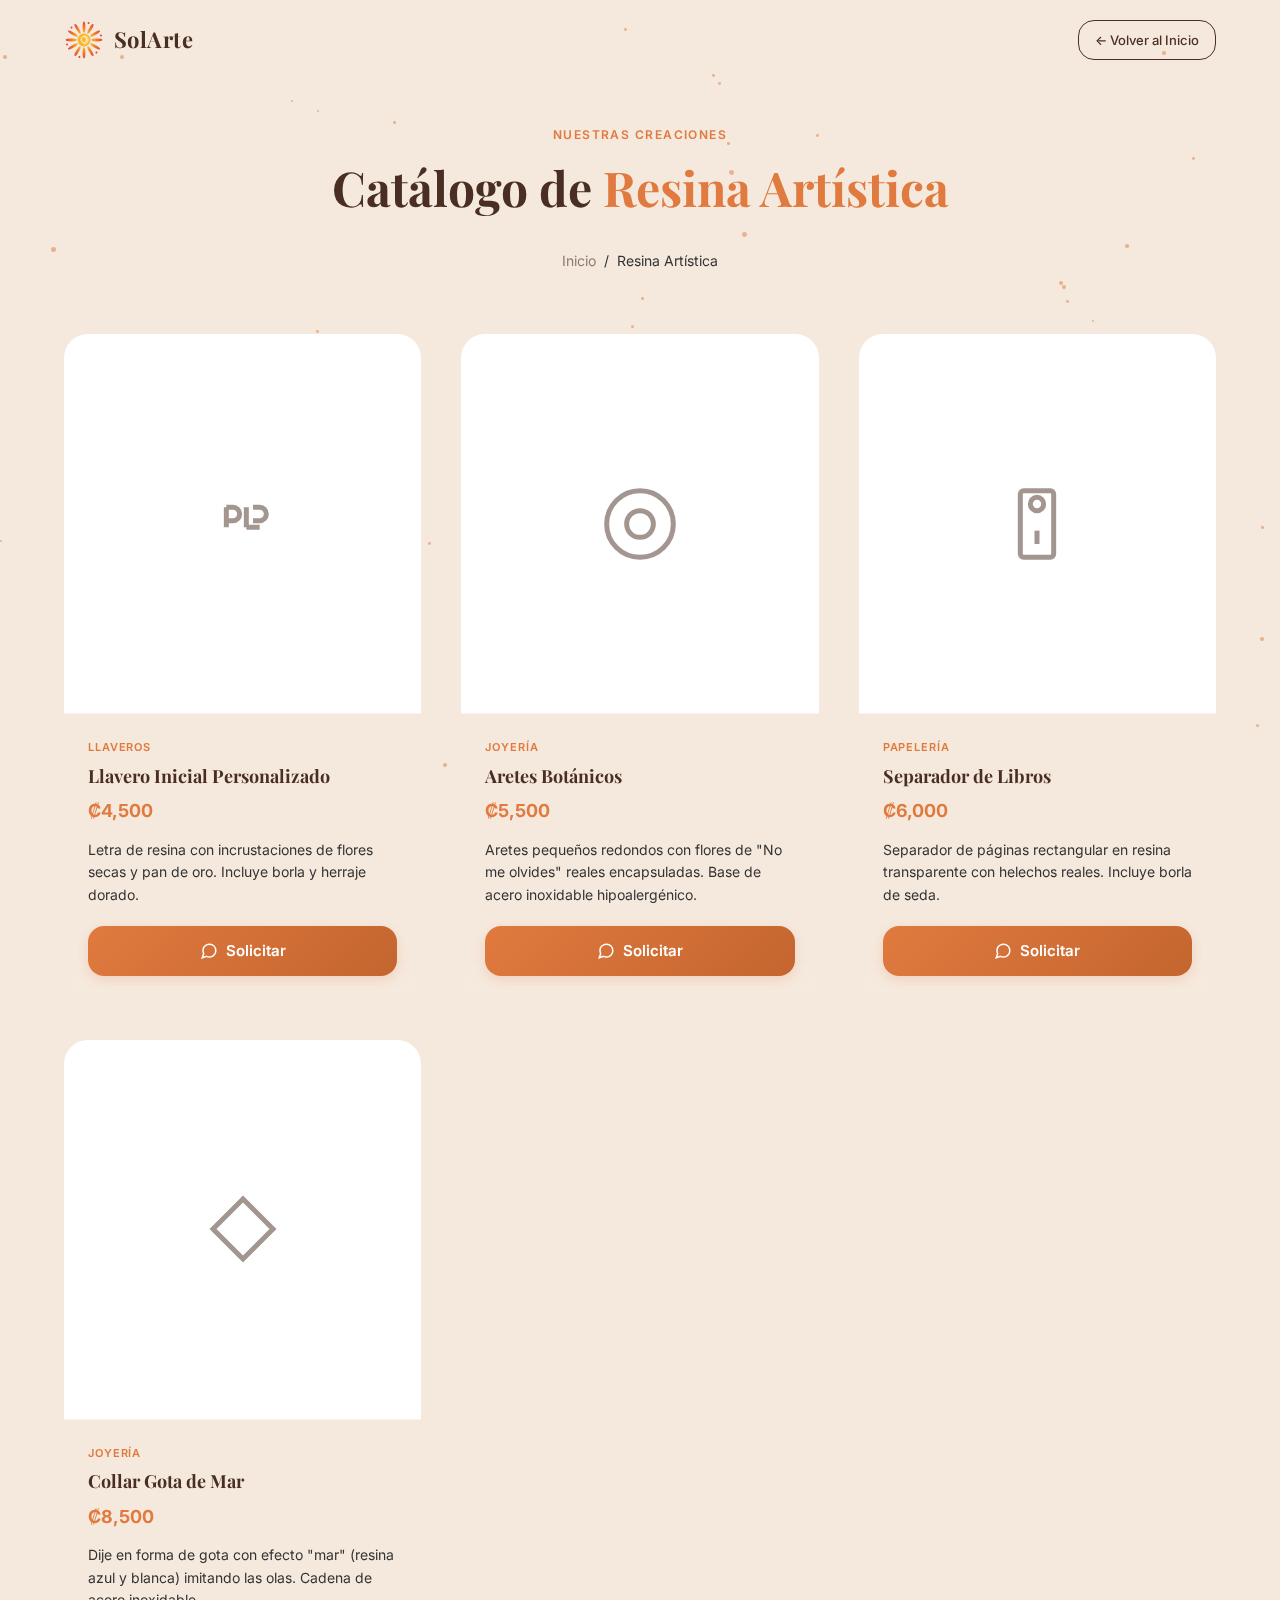
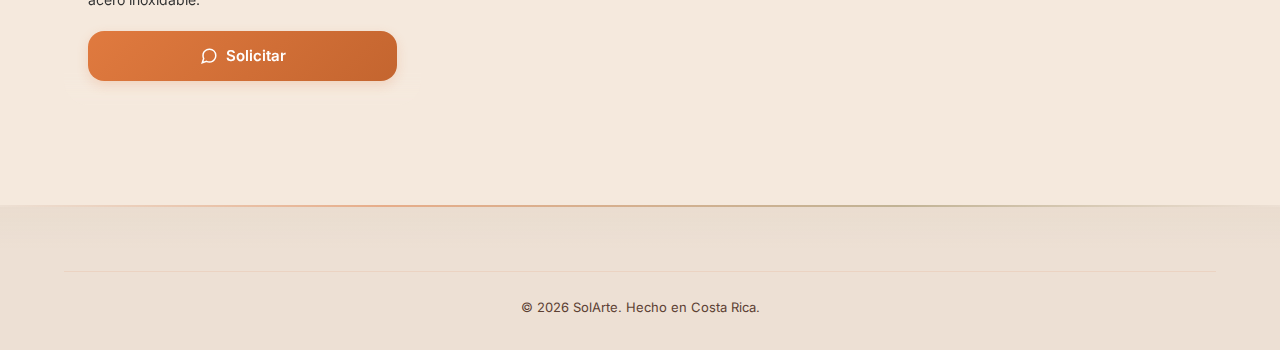
<file: catalogo-resina.html>
<!DOCTYPE html>
<html lang="es">

<head>
    <meta charset="UTF-8" />
    <meta name="viewport" content="width=device-width, initial-scale=1.0" />
    <title>Catálogo Resina Artística – SolArte</title>
    <meta name="description"
        content="Catálogo de joyería y accesorios de resina epoxi con flores naturales encapsuladas. Hecho a mano en Costa Rica." />
    <!-- Fonts -->
    <link rel="preconnect" href="https://fonts.googleapis.com" />
    <link rel="preconnect" href="https://fonts.gstatic.com" crossorigin />
    <link
        href="https://fonts.googleapis.com/css2?family=Playfair+Display:ital,wght@0,400;0,700;1,400&family=Plus+Jakarta+Sans:wght@400;500;600;800&family=Inter:wght@400;500;600&display=swap"
        rel="stylesheet" />
    <!-- CSS -->
    <link rel="stylesheet" href="styles.css" />
</head>

<body>
    <!-- BACKGROUND PARTICLES -->
    <div id="particles"></div>

    <!-- NAVBAR -->
    <nav class="navbar" id="navbar">
        <div class="container nav-container">
            <a href="index.html" class="nav-logo">
                <svg width="40" height="40" viewBox="0 0 100 100" fill="none" xmlns="http://www.w3.org/2000/svg">
                    <defs>
                        <linearGradient id="rg1" x1="0" y1="0" x2="0" y2="1">
                            <stop offset="0%" stop-color="#E84030" />
                            <stop offset="100%" stop-color="#F5B731" />
                        </linearGradient>
                        <linearGradient id="rg2" x1="0" y1="1" x2="0" y2="0">
                            <stop offset="0%" stop-color="#F5B731" />
                            <stop offset="100%" stop-color="#E84030" />
                        </linearGradient>
                    </defs>
                    <g transform="translate(50,50)">
                        <ellipse rx="3.5" ry="14" cx="0" cy="-32" fill="url(#rg1)" />
                        <ellipse rx="3.5" ry="14" cx="0" cy="-32" fill="url(#rg2)" transform="rotate(30)" />
                        <ellipse rx="3.5" ry="14" cx="0" cy="-32" fill="url(#rg1)" transform="rotate(60)" />
                        <ellipse rx="3.5" ry="14" cx="0" cy="-32" fill="url(#rg2)" transform="rotate(90)" />
                        <ellipse rx="3.5" ry="14" cx="0" cy="-32" fill="url(#rg1)" transform="rotate(120)" />
                        <ellipse rx="3.5" ry="14" cx="0" cy="-32" fill="url(#rg2)" transform="rotate(150)" />
                        <ellipse rx="3.5" ry="14" cx="0" cy="-32" fill="url(#rg1)" transform="rotate(180)" />
                        <ellipse rx="3.5" ry="14" cx="0" cy="-32" fill="url(#rg2)" transform="rotate(210)" />
                        <ellipse rx="3.5" ry="14" cx="0" cy="-32" fill="url(#rg1)" transform="rotate(240)" />
                        <ellipse rx="3.5" ry="14" cx="0" cy="-32" fill="url(#rg2)" transform="rotate(270)" />
                        <ellipse rx="3.5" ry="14" cx="0" cy="-32" fill="url(#rg1)" transform="rotate(300)" />
                        <ellipse rx="3.5" ry="14" cx="0" cy="-32" fill="url(#rg2)" transform="rotate(330)" />
                        <circle r="2.5" cx="0" cy="-44" fill="#E84030" transform="rotate(15)" />
                        <circle r="2.5" cx="0" cy="-44" fill="#E84030" transform="rotate(75)" />
                        <circle r="2.5" cx="0" cy="-44" fill="#E84030" transform="rotate(135)" />
                        <circle r="2.5" cx="0" cy="-44" fill="#E84030" transform="rotate(195)" />
                        <circle r="2.5" cx="0" cy="-44" fill="#E84030" transform="rotate(255)" />
                        <circle r="2.5" cx="0" cy="-44" fill="#E84030" transform="rotate(315)" />
                    </g>
                    <circle cx="50" cy="50" r="16" fill="#F5B731" />
                    <path
                        d="M50 42 C54 42 56 46 56 50 C56 54 52 57 48 56 C44 55 42 51 43 47 C44 43 48 40 52 40 C57 40 60 44 60 50 C60 56 55 60 50 60"
                        stroke="#FFF8E0" stroke-width="2.5" fill="none" stroke-linecap="round" />
                </svg>
                <span class="nav-brand">SolArte</span>
            </a>

            <a href="index.html" class="btn-outline" style="padding: 8px 16px; font-size: 13px;">
                ← Volver al Inicio
            </a>
        </div>
    </nav>

    <!-- CATALOG HEADER -->
    <section class="catalog-page">
        <div class="container">
            <div class="catalog-header">
                <span class="section-label">Nuestras Creaciones</span>
                <h1 class="section-title">Catálogo de <span class="text-accent">Resina Artística</span></h1>
                <div class="catalog-breadcrumb">
                    <a href="index.html">Inicio</a> <span>/</span> <span>Resina Artística</span>
                </div>
            </div>

            <!-- PRODUCT GRID -->
            <div class="catalog-grid">

                <!-- ==========================================
                     PRODUCTO 1 - LLAVERO LETRA
                     ========================================== -->
                <div class="product-card">
                    <div class="product-image">
                        <!-- Para poner tu foto: <img src="resina1.jpg" alt="Llavero"> -->
                        <svg class="product-placeholder-svg" viewBox="0 0 24 24" fill="none" stroke="#4A2E23"
                            stroke-width="1.5">
                            <path
                                d="M15 7h2a2 2 0 0 1 2 2 2 2 0 0 1-2 2h-2m-2 2h4m-4-6v6m-6-6h2a2 2 0 0 1 2 2 2 2 0 0 1-2 2H7m0-4v6" />
                        </svg>
                    </div>
                    <div class="product-info">
                        <div class="product-category">Llaveros</div>
                        <h3 class="product-title">Llavero Inicial Personalizado</h3>
                        <div class="product-price">₡4,500</div>
                        <p class="product-desc">Letra de resina con incrustaciones de flores secas y pan de oro. Incluye
                            borla y herraje dorado.</p>

                        <a href="https://wa.me/50671753867?text=Hola,%20me%20interesa%20el%20Llavero%20Inicial"
                            target="_blank" class="btn-product btn-full">
                            <svg viewBox="0 0 24 24" fill="none" stroke="currentColor" stroke-width="2"
                                style="width: 18px; height: 18px; margin-right: 8px;">
                                <path
                                    d="M21 11.5a8.38 8.38 0 0 1-.9 3.8 8.5 8.5 0 0 1-7.6 4.7 8.38 8.38 0 0 1-3.8-.9L3 21l1.9-5.7a8.38 8.38 0 0 1-.9-3.8 8.5 8.5 0 0 1 4.7-7.6 8.38 8.38 0 0 1 3.8-.9h.5a8.48 8.48 0 0 1 8 8v.5z" />
                            </svg>
                            Solicitar
                        </a>
                    </div>
                </div>

                <!-- ==========================================
                     PRODUCTO 2 - ARETES
                     ========================================== -->
                <div class="product-card">
                    <div class="product-image">
                        <svg class="product-placeholder-svg" viewBox="0 0 24 24" fill="none" stroke="#4A2E23"
                            stroke-width="1.5">
                            <circle cx="12" cy="12" r="10" />
                            <circle cx="12" cy="12" r="4" />
                        </svg>
                    </div>
                    <div class="product-info">
                        <div class="product-category">Joyería</div>
                        <h3 class="product-title">Aretes Botánicos</h3>
                        <div class="product-price">₡5,500</div>
                        <p class="product-desc">Aretes pequeños redondos con flores de "No me olvides" reales
                            encapsuladas. Base de acero inoxidable hipoalergénico.</p>
                        <a href="https://wa.me/50671753867?text=Hola,%20me%20interesa%20los%20Aretes%20Botanicos"
                            target="_blank" class="btn-product btn-full">
                            <svg viewBox="0 0 24 24" fill="none" stroke="currentColor" stroke-width="2"
                                style="width: 18px; height: 18px; margin-right: 8px;">
                                <path
                                    d="M21 11.5a8.38 8.38 0 0 1-.9 3.8 8.5 8.5 0 0 1-7.6 4.7 8.38 8.38 0 0 1-3.8-.9L3 21l1.9-5.7a8.38 8.38 0 0 1-.9-3.8 8.5 8.5 0 0 1 4.7-7.6 8.38 8.38 0 0 1 3.8-.9h.5a8.48 8.48 0 0 1 8 8v.5z" />
                            </svg>
                            Solicitar
                        </a>
                    </div>
                </div>

                <!-- ==========================================
                     PRODUCTO 3 - SEPARADOR
                     ========================================== -->
                <div class="product-card">
                    <div class="product-image">
                        <svg class="product-placeholder-svg" viewBox="0 0 24 24" fill="none" stroke="#4A2E23"
                            stroke-width="1.5">
                            <rect x="7" y="2" width="10" height="20" rx="1" />
                            <path d="M12 18v-4" />
                            <circle cx="12" cy="6" r="2" />
                        </svg>
                    </div>
                    <div class="product-info">
                        <div class="product-category">Papelería</div>
                        <h3 class="product-title">Separador de Libros</h3>
                        <div class="product-price">₡6,000</div>
                        <p class="product-desc">Separador de páginas rectangular en resina transparente con helechos
                            reales. Incluye borla de seda.</p>
                        <a href="https://wa.me/50671753867?text=Hola,%20me%20interesa%20el%20Separador" target="_blank"
                            class="btn-product btn-full">
                            <svg viewBox="0 0 24 24" fill="none" stroke="currentColor" stroke-width="2"
                                style="width: 18px; height: 18px; margin-right: 8px;">
                                <path
                                    d="M21 11.5a8.38 8.38 0 0 1-.9 3.8 8.5 8.5 0 0 1-7.6 4.7 8.38 8.38 0 0 1-3.8-.9L3 21l1.9-5.7a8.38 8.38 0 0 1-.9-3.8 8.5 8.5 0 0 1 4.7-7.6 8.38 8.38 0 0 1 3.8-.9h.5a8.48 8.48 0 0 1 8 8v.5z" />
                            </svg>
                            Solicitar
                        </a>
                    </div>
                </div>

                <!-- ==========================================
                     PRODUCTO 4 - COLLAR
                     ========================================== -->
                <div class="product-card">
                    <div class="product-image">
                        <svg class="product-placeholder-svg" viewBox="0 0 24 24" fill="none" stroke="#4A2E23"
                            stroke-width="1.5">
                            <path d="M12 21l-9-9 9-9 9 9-9 9z" />
                        </svg>
                    </div>
                    <div class="product-info">
                        <div class="product-category">Joyería</div>
                        <h3 class="product-title">Collar Gota de Mar</h3>
                        <div class="product-price">₡8,500</div>
                        <p class="product-desc">Dije en forma de gota con efecto "mar" (resina azul y blanca) imitando
                            las olas. Cadena de acero inoxidable.</p>
                        <a href="https://wa.me/50671753867?text=Hola,%20me%20interesa%20el%20Collar%20Mar"
                            target="_blank" class="btn-product btn-full">
                            <svg viewBox="0 0 24 24" fill="none" stroke="currentColor" stroke-width="2"
                                style="width: 18px; height: 18px; margin-right: 8px;">
                                <path
                                    d="M21 11.5a8.38 8.38 0 0 1-.9 3.8 8.5 8.5 0 0 1-7.6 4.7 8.38 8.38 0 0 1-3.8-.9L3 21l1.9-5.7a8.38 8.38 0 0 1-.9-3.8 8.5 8.5 0 0 1 4.7-7.6 8.38 8.38 0 0 1 3.8-.9h.5a8.48 8.48 0 0 1 8 8v.5z" />
                            </svg>
                            Solicitar
                        </a>
                    </div>
                </div>

            </div>
        </div>
    </section>

    <!-- FOOTER -->
    <footer class="footer">
        <div class="container">
            <div class="footer-bottom">
                <p>&copy; 2026 SolArte. Hecho en Costa Rica.</p>
            </div>
        </div>
    </footer>

    <script src="script.js"></script>
</body>

</html>
</file>
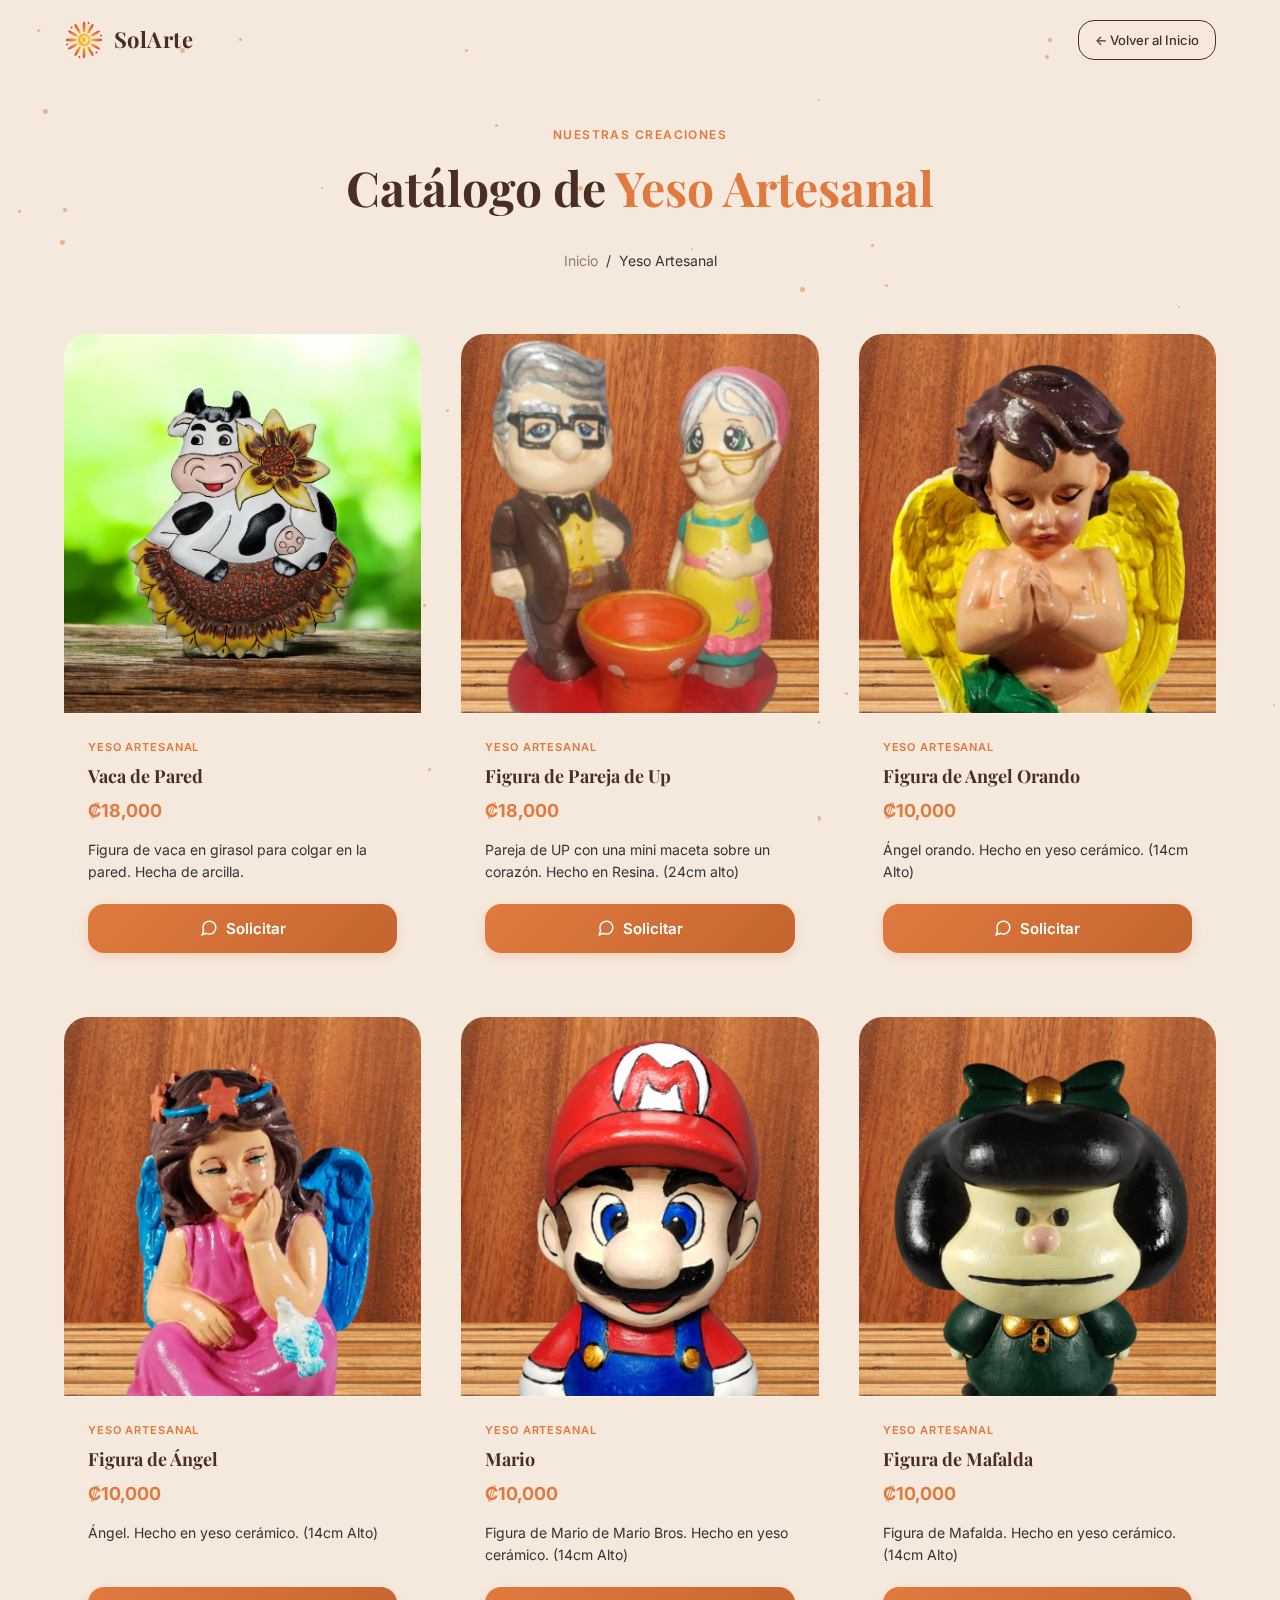
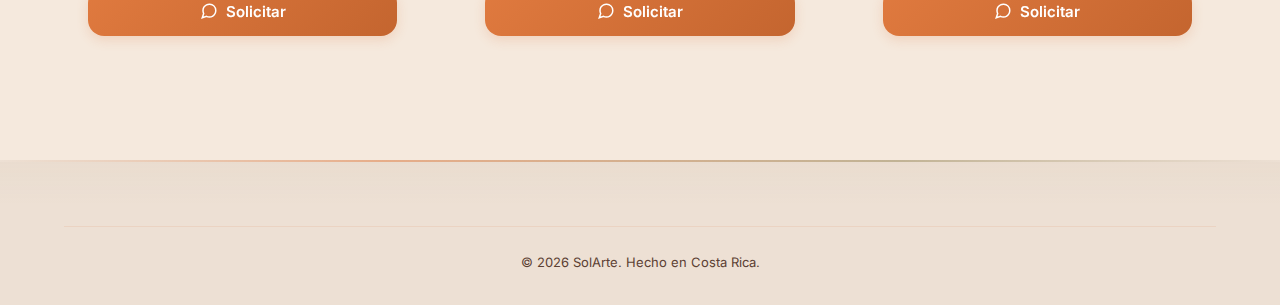
<file: catalogo-yeso.html>
<!DOCTYPE html>
<html lang="es">

<head>
    <meta charset="UTF-8" />
    <meta name="viewport" content="width=device-width, initial-scale=1.0" />
    <title>Catálogo Yeso Artesanal – SolArte</title>
    <meta name="description"
        content="Catálogo de figuras de yeso artesanal, macetas y decoración pintada a mano en Costa Rica." />
    <!-- Fonts -->
    <link rel="preconnect" href="https://fonts.googleapis.com" />
    <link rel="preconnect" href="https://fonts.gstatic.com" crossorigin />
    <link
        href="https://fonts.googleapis.com/css2?family=Playfair+Display:ital,wght@0,400;0,700;1,400&family=Plus+Jakarta+Sans:wght@400;500;600;800&family=Inter:wght@400;500;600&display=swap"
        rel="stylesheet" />
    <!-- CSS -->
    <link rel="stylesheet" href="styles.css" />
</head>

<body>
    <!-- BACKGROUND PARTICLES -->
    <div id="particles"></div>

    <!-- NAVBAR -->
    <nav class="navbar" id="navbar">
        <div class="container nav-container">
            <a href="index.html" class="nav-logo">
                <svg width="40" height="40" viewBox="0 0 100 100" fill="none" xmlns="http://www.w3.org/2000/svg">
                    <defs>
                        <linearGradient id="rg1" x1="0" y1="0" x2="0" y2="1">
                            <stop offset="0%" stop-color="#E84030" />
                            <stop offset="100%" stop-color="#F5B731" />
                        </linearGradient>
                        <linearGradient id="rg2" x1="0" y1="1" x2="0" y2="0">
                            <stop offset="0%" stop-color="#F5B731" />
                            <stop offset="100%" stop-color="#E84030" />
                        </linearGradient>
                    </defs>
                    <g transform="translate(50,50)">
                        <ellipse rx="3.5" ry="14" cx="0" cy="-32" fill="url(#rg1)" />
                        <ellipse rx="3.5" ry="14" cx="0" cy="-32" fill="url(#rg2)" transform="rotate(30)" />
                        <ellipse rx="3.5" ry="14" cx="0" cy="-32" fill="url(#rg1)" transform="rotate(60)" />
                        <ellipse rx="3.5" ry="14" cx="0" cy="-32" fill="url(#rg2)" transform="rotate(90)" />
                        <ellipse rx="3.5" ry="14" cx="0" cy="-32" fill="url(#rg1)" transform="rotate(120)" />
                        <ellipse rx="3.5" ry="14" cx="0" cy="-32" fill="url(#rg2)" transform="rotate(150)" />
                        <ellipse rx="3.5" ry="14" cx="0" cy="-32" fill="url(#rg1)" transform="rotate(180)" />
                        <ellipse rx="3.5" ry="14" cx="0" cy="-32" fill="url(#rg2)" transform="rotate(210)" />
                        <ellipse rx="3.5" ry="14" cx="0" cy="-32" fill="url(#rg1)" transform="rotate(240)" />
                        <ellipse rx="3.5" ry="14" cx="0" cy="-32" fill="url(#rg2)" transform="rotate(270)" />
                        <ellipse rx="3.5" ry="14" cx="0" cy="-32" fill="url(#rg1)" transform="rotate(300)" />
                        <ellipse rx="3.5" ry="14" cx="0" cy="-32" fill="url(#rg2)" transform="rotate(330)" />
                        <circle r="2.5" cx="0" cy="-44" fill="#E84030" transform="rotate(15)" />
                        <circle r="2.5" cx="0" cy="-44" fill="#E84030" transform="rotate(75)" />
                        <circle r="2.5" cx="0" cy="-44" fill="#E84030" transform="rotate(135)" />
                        <circle r="2.5" cx="0" cy="-44" fill="#E84030" transform="rotate(195)" />
                        <circle r="2.5" cx="0" cy="-44" fill="#E84030" transform="rotate(255)" />
                        <circle r="2.5" cx="0" cy="-44" fill="#E84030" transform="rotate(315)" />
                    </g>
                    <circle cx="50" cy="50" r="16" fill="#F5B731" />
                    <path
                        d="M50 42 C54 42 56 46 56 50 C56 54 52 57 48 56 C44 55 42 51 43 47 C44 43 48 40 52 40 C57 40 60 44 60 50 C60 56 55 60 50 60"
                        stroke="#FFF8E0" stroke-width="2.5" fill="none" stroke-linecap="round" />
                </svg>
                <span class="nav-brand">SolArte</span>
            </a>

            <a href="index.html" class="btn-outline" style="padding: 8px 16px; font-size: 13px;">
                ← Volver al Inicio
            </a>
        </div>
    </nav>

    <!-- CATALOG HEADER -->
    <section class="catalog-page">
        <div class="container">
            <div class="catalog-header">
                <span class="section-label">Nuestras Creaciones</span>
                <h1 class="section-title">Catálogo de <span class="text-accent">Yeso Artesanal</span></h1>
                <div class="catalog-breadcrumb">
                    <a href="index.html">Inicio</a> <span>/</span> <span>Yeso Artesanal</span>
                </div>
            </div>

            <!-- PRODUCT GRID -->
            <div class="catalog-grid">

                <!-- Producto 1: Vaca de Pared -->
                <div class="product-card">
                    <div class="product-image">
                        <img src="images/imgs-yeso/Vaca.jpg" alt="Vaca de Pared">
                    </div>
                    <div class="product-info">
                        <div class="product-category">Yeso Artesanal</div>
                        <h3 class="product-title">Vaca de Pared</h3>
                        <div class="product-price">₡18,000</div>
                        <p class="product-desc">Figura de vaca en girasol para colgar en la pared. Hecha de arcilla.</p>
                        <a href="https://wa.me/50671753867?text=Hola,%20me%20interesa%20la%20Vaca%20de%20Pared"
                            target="_blank" class="btn-product btn-full">
                            <svg viewBox="0 0 24 24" fill="none" stroke="currentColor" stroke-width="2"
                                style="width: 18px; height: 18px; margin-right: 8px;">
                                <path
                                    d="M21 11.5a8.38 8.38 0 0 1-.9 3.8 8.5 8.5 0 0 1-7.6 4.7 8.38 8.38 0 0 1-3.8-.9L3 21l1.9-5.7a8.38 8.38 0 0 1-.9-3.8 8.5 8.5 0 0 1 4.7-7.6 8.38 8.38 0 0 1 3.8-.9h.5a8.48 8.48 0 0 1 8 8v.5z" />
                            </svg>
                            Solicitar
                        </a>
                    </div>
                </div>

                <!-- Producto 2: Figura de Pareja de Up -->
                <div class="product-card">
                    <div class="product-image">
                        <img src="images/imgs-yeso/Pareja_UP.jpg" alt="Figura de Pareja de Up">
                    </div>
                    <div class="product-info">
                        <div class="product-category">Yeso Artesanal</div>
                        <h3 class="product-title">Figura de Pareja de Up</h3>
                        <div class="product-price">₡18,000</div>
                        <p class="product-desc">Pareja de UP con una mini maceta sobre un corazón. Hecho en Resina.
                            (24cm alto)</p>
                        <a href="https://wa.me/50671753867?text=Hola,%20me%20interesa%20la%20Figura%20de%20Pareja%20de%20Up"
                            target="_blank" class="btn-product btn-full">
                            <svg viewBox="0 0 24 24" fill="none" stroke="currentColor" stroke-width="2"
                                style="width: 18px; height: 18px; margin-right: 8px;">
                                <path
                                    d="M21 11.5a8.38 8.38 0 0 1-.9 3.8 8.5 8.5 0 0 1-7.6 4.7 8.38 8.38 0 0 1-3.8-.9L3 21l1.9-5.7a8.38 8.38 0 0 1-.9-3.8 8.5 8.5 0 0 1 4.7-7.6 8.38 8.38 0 0 1 3.8-.9h.5a8.48 8.48 0 0 1 8 8v.5z" />
                            </svg>
                            Solicitar
                        </a>
                    </div>
                </div>

                <!-- Producto 3: Figura de Angel Orando -->
                <div class="product-card">
                    <div class="product-image">
                        <img src="images/imgs-yeso/Angel_Hombre.jpg" alt="Figura de Angel Orando">
                    </div>
                    <div class="product-info">
                        <div class="product-category">Yeso Artesanal</div>
                        <h3 class="product-title">Figura de Angel Orando</h3>
                        <div class="product-price">₡10,000</div>
                        <p class="product-desc">Ángel orando. Hecho en yeso cerámico. (14cm Alto)</p>
                        <a href="https://wa.me/50671753867?text=Hola,%20me%20interesa%20la%20Figura%20de%20Angel%20Orando"
                            target="_blank" class="btn-product btn-full">
                            <svg viewBox="0 0 24 24" fill="none" stroke="currentColor" stroke-width="2"
                                style="width: 18px; height: 18px; margin-right: 8px;">
                                <path
                                    d="M21 11.5a8.38 8.38 0 0 1-.9 3.8 8.5 8.5 0 0 1-7.6 4.7 8.38 8.38 0 0 1-3.8-.9L3 21l1.9-5.7a8.38 8.38 0 0 1-.9-3.8 8.5 8.5 0 0 1 4.7-7.6 8.38 8.38 0 0 1 3.8-.9h.5a8.48 8.48 0 0 1 8 8v.5z" />
                            </svg>
                            Solicitar
                        </a>
                    </div>
                </div>

                <!-- Producto 4: Figura de Ángel -->
                <div class="product-card">
                    <div class="product-image">
                        <img src="images/imgs-yeso/Angel_Mujer.jpg" alt="Figura de Ángel Mujer">
                    </div>
                    <div class="product-info">
                        <div class="product-category">Yeso Artesanal</div>
                        <h3 class="product-title">Figura de Ángel</h3>
                        <div class="product-price">₡10,000</div>
                        <p class="product-desc">Ángel. Hecho en yeso cerámico. (14cm Alto)</p>
                        <a href="https://wa.me/50671753867?text=Hola,%20me%20interesa%20la%20Figura%20de%20Ángel"
                            target="_blank" class="btn-product btn-full">
                            <svg viewBox="0 0 24 24" fill="none" stroke="currentColor" stroke-width="2"
                                style="width: 18px; height: 18px; margin-right: 8px;">
                                <path
                                    d="M21 11.5a8.38 8.38 0 0 1-.9 3.8 8.5 8.5 0 0 1-7.6 4.7 8.38 8.38 0 0 1-3.8-.9L3 21l1.9-5.7a8.38 8.38 0 0 1-.9-3.8 8.5 8.5 0 0 1 4.7-7.6 8.38 8.38 0 0 1 3.8-.9h.5a8.48 8.48 0 0 1 8 8v.5z" />
                            </svg>
                            Solicitar
                        </a>
                    </div>
                </div>

                <!-- Producto 5: Mario -->
                <div class="product-card">
                    <div class="product-image">
                        <img src="images/imgs-yeso/Mario.jpg" alt="Mario">
                    </div>
                    <div class="product-info">
                        <div class="product-category">Yeso Artesanal</div>
                        <h3 class="product-title">Mario</h3>
                        <div class="product-price">₡10,000</div>
                        <p class="product-desc">Figura de Mario de Mario Bros. Hecho en yeso cerámico. (14cm Alto)</p>
                        <a href="https://wa.me/50671753867?text=Hola,%20me%20interesa%20la%20figura%20de%20Mario"
                            target="_blank" class="btn-product btn-full">
                            <svg viewBox="0 0 24 24" fill="none" stroke="currentColor" stroke-width="2"
                                style="width: 18px; height: 18px; margin-right: 8px;">
                                <path
                                    d="M21 11.5a8.38 8.38 0 0 1-.9 3.8 8.5 8.5 0 0 1-7.6 4.7 8.38 8.38 0 0 1-3.8-.9L3 21l1.9-5.7a8.38 8.38 0 0 1-.9-3.8 8.5 8.5 0 0 1 4.7-7.6 8.38 8.38 0 0 1 3.8-.9h.5a8.48 8.48 0 0 1 8 8v.5z" />
                            </svg>
                            Solicitar
                        </a>
                    </div>
                </div>

                <!-- Producto 6: Figura de Mafalda -->
                <div class="product-card">
                    <div class="product-image">
                        <img src="images/imgs-yeso/Mafalda.jpg" alt="Figura de Mafalda">
                    </div>
                    <div class="product-info">
                        <div class="product-category">Yeso Artesanal</div>
                        <h3 class="product-title">Figura de Mafalda</h3>
                        <div class="product-price">₡10,000</div>
                        <p class="product-desc">Figura de Mafalda. Hecho en yeso cerámico. (14cm Alto)</p>
                        <a href="https://wa.me/50671753867?text=Hola,%20me%20interesa%20la%20Figura%20de%20Mafalda"
                            target="_blank" class="btn-product btn-full">
                            <svg viewBox="0 0 24 24" fill="none" stroke="currentColor" stroke-width="2"
                                style="width: 18px; height: 18px; margin-right: 8px;">
                                <path
                                    d="M21 11.5a8.38 8.38 0 0 1-.9 3.8 8.5 8.5 0 0 1-7.6 4.7 8.38 8.38 0 0 1-3.8-.9L3 21l1.9-5.7a8.38 8.38 0 0 1-.9-3.8 8.5 8.5 0 0 1 4.7-7.6 8.38 8.38 0 0 1 3.8-.9h.5a8.48 8.48 0 0 1 8 8v.5z" />
                            </svg>
                            Solicitar
                        </a>
                    </div>
                </div>

            </div>
        </div>
    </section>

    <!-- FOOTER -->
    <footer class="footer">
        <div class="container">
            <div class="footer-bottom">
                <p>&copy; 2026 SolArte. Hecho en Costa Rica.</p>
            </div>
        </div>
    </footer>

    <!-- JS -->
    <script src="script.js"></script>
</body>

</html>
</file>
<file: styles.css>
/* =====================================================
   SOLARTE – Warm Artisanal CSS
   Palette: Earth Brown · Soft Beige · Orange Accent
   ===================================================== */

/* GOOGLE FONTS already loaded in HTML */

/* CSS VARIABLES */
:root {
  --bg-primary: #F5E9DD;
  --bg-secondary: #EDE0D4;
  --bg-tertiary: #FFFFFF;

  --primary-50: #FFF9F5;
  --primary-100: #FBE9D8;
  --primary-200: #F5CDB0;
  --primary-300: #E9A878;
  --primary-400: #E07A3F;
  --primary-500: #C4652F;
  --primary-600: #B35424;
  --primary-700: #8C421C;
  --primary-800: #4A2E23;
  --primary-900: #2E1A13;

  --primary-rgb: 224, 122, 63;

  --text-primary: #4A2E23;
  --text-secondary: #333333;
  --text-tertiary: #5C4033;
  --text-quaternary: #8C7B6E;

  --olive: #968656;
  --olive-light: #7A6D44;
  --olive-dark: #5C5233;
  --olive-rgb: 150, 134, 86;
  --olive-muted: rgba(150, 134, 86, 0.15);

  --success: #5A8A3F;
  --info: #4A7A9A;
  --warning: #B38647;

  --radius-sm: 8px;
  --radius-md: 16px;
  --radius-lg: 24px;
  --radius-xl: 32px;
  --radius-full: 9999px;

  --shadow-glow: 0 0 40px rgba(var(--primary-rgb), 0.18);
  --shadow-card: 0 8px 32px rgba(74, 46, 35, 0.08), 0 2px 8px rgba(74, 46, 35, 0.04);

  --transition: all 0.4s cubic-bezier(0.4, 0, 0.2, 1);
}

/* RESET */
*,
*::before,
*::after {
  box-sizing: border-box;
  margin: 0;
  padding: 0;
}

html {
  scroll-behavior: smooth;
}

body {
  font-family: 'Inter', sans-serif;
  background: var(--bg-primary);
  color: var(--text-primary);
  line-height: 1.7;
  overflow-x: hidden;
}

a {
  text-decoration: none;
  color: inherit;
}

ul {
  list-style: none;
}

img {
  max-width: 100%;
  display: block;
}

/* PARTICLES */
.particles-container {
  position: fixed;
  inset: 0;
  pointer-events: none;
  z-index: 0;
  overflow: hidden;
}

.particle {
  position: absolute;
  width: 3px;
  height: 3px;
  border-radius: 50%;
  background: rgba(var(--primary-rgb), 0.5);
  animation: float-particle 20s infinite ease-in-out;
  will-change: transform, opacity;
}

@keyframes float-particle {

  0%,
  100% {
    transform: translate(0, 0);
    opacity: 0.3;
  }

  25% {
    transform: translate(80px, -80px);
    opacity: 0.7;
  }

  50% {
    transform: translate(-40px, -160px);
    opacity: 0.5;
  }

  75% {
    transform: translate(-80px, -80px);
    opacity: 0.7;
  }
}

/* CONTAINER */
.container {
  max-width: 1200px;
  margin: 0 auto;
  padding: 0 24px;
}

/* ---- NAVBAR ---- */
.navbar {
  position: fixed;
  top: 0;
  width: 100%;
  z-index: 1000;
  padding: 20px 0;
  transition: var(--transition);
}

.navbar.scrolled {
  background: rgba(245, 233, 221, 0.95);
  backdrop-filter: blur(24px);
  border-bottom: 1px solid rgba(var(--primary-rgb), 0.1);
  box-shadow: 0 4px 24px rgba(107, 76, 59, 0.08);
  padding: 14px 0;
}

.nav-container {
  max-width: 1200px;
  margin: 0 auto;
  padding: 0 24px;
  display: flex;
  align-items: center;
  justify-content: space-between;
}

.nav-logo {
  display: flex;
  align-items: center;
  gap: 10px;
}

.nav-brand {
  font-family: 'Playfair Display', serif;
  font-size: 22px;
  font-weight: 700;
  color: var(--text-primary);
  letter-spacing: 0.02em;
}

.nav-links {
  display: flex;
  align-items: center;
  gap: 32px;
}

.nav-link {
  font-size: 14px;
  font-weight: 500;
  color: var(--text-tertiary);
  position: relative;
  transition: color 0.3s;
  padding: 4px 0;
}

.nav-link::after {
  content: '';
  position: absolute;
  bottom: -2px;
  left: 0;
  width: 0;
  height: 2px;
  background: var(--primary-500);
  transition: width 0.3s ease;
}

.nav-link:hover {
  color: var(--text-primary);
}

.nav-link:hover::after,
.nav-link.active::after {
  width: 100%;
}

.nav-cta {
  background: linear-gradient(135deg, #E07A3F, #C4652F);
  color: #FFFFFF !important;
  padding: 10px 22px !important;
  border-radius: var(--radius-full);
  font-weight: 600;
  transition: var(--transition);
}

.nav-cta:hover {
  transform: translateY(-2px);
  box-shadow: var(--shadow-glow);
}

.nav-cta::after {
  display: none !important;
}

.mobile-menu-toggle {
  display: none;
  flex-direction: column;
  gap: 5px;
  background: none;
  border: none;
  cursor: pointer;
  padding: 4px;
}

.mobile-menu-toggle span {
  display: block;
  width: 24px;
  height: 2px;
  background: var(--text-primary);
  transition: var(--transition);
  border-radius: 2px;
}

/* ---- HERO ---- */
.hero {
  min-height: 100vh;
  display: flex;
  align-items: center;
  position: relative;
  overflow: hidden;
  padding: 120px 0 80px;
}

.hero-bg-glow {
  position: absolute;
  top: -200px;
  left: -200px;
  width: 800px;
  height: 800px;
  background: radial-gradient(ellipse, rgba(var(--primary-rgb), 0.12) 0%, transparent 70%);
  pointer-events: none;
}

.hero-container {
  max-width: 1200px;
  margin: 0 auto;
  padding: 0 24px;
  display: grid;
  grid-template-columns: 1fr 1fr;
  gap: 64px;
  align-items: center;
  position: relative;
  z-index: 1;
}

.hero-badge {
  display: inline-block;
  background: rgba(224, 122, 63, 0.1);
  border: 1px solid rgba(224, 122, 63, 0.3);
  color: #4A2E23;
  font-size: 13px;
  font-weight: 500;
  padding: 8px 18px;
  border-radius: var(--radius-full);
  margin-bottom: 24px;
  animation: fade-in-up 0.8s cubic-bezier(0.16, 1, 0.3, 1) forwards;
  opacity: 0;
}

.hero-title {
  font-family: 'Playfair Display', serif;
  font-size: clamp(48px, 6vw, 76px);
  font-weight: 800;
  line-height: 1.1;
  letter-spacing: -0.02em;
  margin-bottom: 24px;
}

.hero-title-line {
  display: block;
  animation: fade-in-up 0.8s cubic-bezier(0.16, 1, 0.3, 1) 0.1s forwards;
  opacity: 0;
}

.hero-title-accent {
  display: block;
  color: #E07A3F;
  -webkit-text-fill-color: #E07A3F;
  animation: fade-in-up 0.8s cubic-bezier(0.16, 1, 0.3, 1) 0.2s forwards;
  opacity: 0;
}

.hero-subtitle {
  font-size: 18px;
  color: var(--text-secondary);
  max-width: 480px;
  margin-bottom: 36px;
  animation: fade-in-up 0.8s cubic-bezier(0.16, 1, 0.3, 1) 0.3s forwards;
  opacity: 0;
}

.hero-actions {
  display: flex;
  gap: 16px;
  flex-wrap: wrap;
  margin-bottom: 48px;
  animation: fade-in-up 0.8s cubic-bezier(0.16, 1, 0.3, 1) 0.4s forwards;
  opacity: 0;
}

.hero-stats {
  display: flex;
  gap: 32px;
  align-items: center;
  animation: fade-in-up 0.8s cubic-bezier(0.16, 1, 0.3, 1) 0.5s forwards;
  opacity: 0;
}

.hero-stat {
  display: flex;
  flex-wrap: wrap;
  align-items: baseline;
  gap: 0;
}

.stat-number {
  font-family: 'Plus Jakarta Sans', sans-serif;
  font-size: 32px;
  font-weight: 800;
  color: #E07A3F;
  line-height: 1;
}

.stat-plus {
  font-size: 24px;
  font-weight: 700;
  color: #E07A3F;
  line-height: 1;
}

.stat-label {
  width: 100%;
  font-size: 12px;
  font-weight: 500;
  color: #5C4033;
  text-transform: uppercase;
  letter-spacing: 0.08em;
  margin-top: 4px;
}

.hero-stat-divider {
  width: 1px;
  height: 40px;
  background: rgba(var(--primary-rgb), 0.2);
}

/* Hero Visual */
.hero-visual {
  display: flex;
  justify-content: center;
  align-items: center;
  animation: fade-in-rotate 1.2s cubic-bezier(0.16, 1, 0.3, 1) 0.3s forwards;
  opacity: 0;
}

.hero-art-container {
  position: relative;
  width: 450px;
  height: 450px;
  display: flex;
  justify-content: center;
  align-items: center;
  animation: float 6s ease-in-out infinite;
  will-change: transform;
}

.hero-art-glow {
  position: absolute;
  inset: -40px;
  background:
    radial-gradient(ellipse at 40% 40%, rgba(var(--primary-rgb), 0.25) 0%, transparent 55%),
    radial-gradient(ellipse at 65% 65%, rgba(var(--olive-rgb), 0.18) 0%, transparent 55%);
  border-radius: 50%;
  pointer-events: none;
}

.hero-img {
  width: 85%;
  height: 85%;
  object-fit: cover;
  border-radius: 50%;
  border: 10px solid #FFFFFF;
  box-shadow:
    0 15px 45px rgba(74, 46, 35, 0.15),
    inset 0 0 30px rgba(0, 0, 0, 0.05);
  position: relative;
  z-index: 2;
}

.orbit-ring {
  position: absolute;
  inset: -20px;
  border-radius: 50%;
  border: 1.5px solid transparent;
  background:
    linear-gradient(var(--bg-primary), var(--bg-primary)) padding-box,
    conic-gradient(from 0deg, rgba(var(--primary-rgb), 0.4), rgba(var(--olive-rgb), 0.3), rgba(var(--primary-rgb), 0.4)) border-box;
  animation: orbit-spin 20s linear infinite;
}

.orbit-dot {
  position: absolute;
  width: 10px;
  height: 10px;
  background: linear-gradient(135deg, var(--primary-400), var(--olive));
  border-radius: 50%;
  top: -5px;
  left: calc(50% - 5px);
  box-shadow: 0 0 14px rgba(var(--olive-rgb), 0.7), 0 0 8px rgba(var(--primary-rgb), 0.5);
  animation: orbit-spin 20s linear infinite;
  transform-origin: center calc(100% + 10px + 190px);
}

@keyframes orbit-spin {
  from {
    transform: rotate(0deg);
  }

  to {
    transform: rotate(360deg);
  }
}

/* ---- BUTTONS ---- */
.btn-primary {
  display: inline-flex;
  align-items: center;
  justify-content: center;
  background: linear-gradient(135deg, #E07A3F 0%, #C4652F 50%, #E07A3F 100%);
  background-size: 200% 200%;
  animation: gradient-shift 4s ease infinite;
  color: #FFFFFF;
  font-family: 'Inter', sans-serif;
  font-weight: 600;
  font-size: 15px;
  padding: 14px 28px;
  border-radius: var(--radius-md);
  border: none;
  cursor: pointer;
  box-shadow: 0 0 0 1px rgba(var(--primary-rgb), 0.3), 0 4px 24px rgba(var(--primary-rgb), 0.25);
  transition: var(--transition);
  animation: gradient-shift 4s ease infinite, pulse-glow 3s ease-in-out infinite;
  position: relative;
  z-index: 1;
}

.btn-primary:hover {
  transform: translateY(-2px) scale(1.02);
  filter: brightness(1.1);
}

.btn-outline {
  display: inline-flex;
  align-items: center;
  justify-content: center;
  background: transparent;
  color: var(--text-primary);
  font-weight: 500;
  font-size: 15px;
  padding: 14px 28px;
  border-radius: var(--radius-md);
  border: 1px solid var(--text-primary);
  cursor: pointer;
  transition: var(--transition);
}

.btn-outline:hover {
  border-color: var(--primary-400);
  color: #FFFFFF;
  background: var(--primary-400);
  box-shadow: 0 0 20px rgba(var(--primary-rgb), 0.2);
  transform: translateY(-2px);
}

/* Sencillo para productos estándar (sin animación) */
.btn-product {
  display: inline-flex;
  align-items: center;
  justify-content: center;
  background: linear-gradient(135deg, #E07A3F, #C4652F);
  color: #FFFFFF;
  font-family: 'Inter', sans-serif;
  font-weight: 600;
  font-size: 15px;
  padding: 12px 24px;
  border-radius: var(--radius-md);
  border: none;
  cursor: pointer;
  box-shadow: 0 4px 12px rgba(var(--primary-rgb), 0.2);
  transition: var(--transition);
  position: relative;
  z-index: 1;
}

.btn-product:hover {
  transform: translateY(-2px);
  box-shadow: 0 8px 20px rgba(var(--primary-rgb), 0.3);
  filter: brightness(1.1);
}

.btn-large {
  padding: 18px 36px;
  font-size: 17px;
}

.btn-full {
  width: 100%;
}

/* ---- ANIMATIONS ---- */
@keyframes fade-in-up {
  from {
    opacity: 0;
    transform: translateY(30px);
  }

  to {
    opacity: 1;
    transform: translateY(0);
  }
}

@keyframes fade-in-rotate {
  from {
    opacity: 0;
    transform: translateX(40px) rotate(-5deg);
  }

  to {
    opacity: 1;
    transform: translateX(0) rotate(0deg);
  }
}

@keyframes float {

  0%,
  100% {
    transform: translateY(0) rotate(0deg);
  }

  25% {
    transform: translateY(-18px) rotate(2deg);
  }

  50% {
    transform: translateY(-8px) rotate(-2deg);
  }

  75% {
    transform: translateY(-24px) rotate(1deg);
  }
}

@keyframes gradient-shift {

  0%,
  100% {
    background-position: 0% 50%;
  }

  50% {
    background-position: 100% 50%;
  }
}

@keyframes pulse-glow {

  0%,
  100% {
    box-shadow: 0 0 0 1px rgba(var(--primary-rgb), 0.5), 0 4px 24px rgba(var(--primary-rgb), 0.4);
  }

  50% {
    box-shadow: 0 0 0 2px rgba(var(--primary-rgb), 0.8), 0 8px 40px rgba(var(--primary-rgb), 0.6);
  }
}

@keyframes scale-in {
  from {
    opacity: 0;
    transform: scale(0.8);
  }

  to {
    opacity: 1;
    transform: scale(1);
  }
}

.reveal {
  opacity: 0;
  transform: translateY(32px);
  transition: opacity 0.7s ease, transform 0.7s ease;
}

.reveal.visible {
  opacity: 1;
  transform: translateY(0);
}

/* ---- SECTION COMMONS ---- */
section {
  position: relative;
  z-index: 1;
}

.section-header {
  text-align: center;
  margin-bottom: 56px;
}

.section-label {
  display: inline-block;
  font-size: 12px;
  font-weight: 600;
  text-transform: uppercase;
  letter-spacing: 0.12em;
  color: #E07A3F;
  margin-bottom: 14px;
}

.section-title {
  font-family: 'Playfair Display', serif;
  font-size: clamp(32px, 4vw, 48px);
  font-weight: 700;
  line-height: 1.2;
  color: #4A2E23;
  margin-bottom: 16px;
}

.section-subtitle {
  font-size: 17px;
  color: #333333;
  max-width: 560px;
  margin: 0 auto;
}

.text-accent {
  color: #E07A3F;
  -webkit-text-fill-color: #E07A3F;
}

/* ---- GLASS CARD ---- */
.glass-card {
  background: linear-gradient(135deg,
      rgba(var(--primary-rgb), 0.05) 0%,
      rgba(var(--primary-rgb), 0.02) 50%,
      rgba(var(--primary-rgb), 0.05) 100%);
  backdrop-filter: blur(24px) saturate(180%);
  -webkit-backdrop-filter: blur(24px) saturate(180%);
  border: 1px solid rgba(var(--primary-rgb), 0.12);
  border-radius: var(--radius-lg);
  padding: 32px;
  box-shadow: var(--shadow-card), inset 0 1px 0 rgba(255, 255, 255, 0.8);
  transition: var(--transition);
}

.glass-card:hover {
  border-color: rgba(var(--primary-rgb), 0.35);
  box-shadow: 0 25px 50px -12px rgba(var(--primary-rgb), 0.25), var(--shadow-card);
  transform: translateY(-4px);
}

/* Neutralize glass-card hover lift inside flip cards to avoid cursor-escape loop */
.service-card-flip .glass-card:hover {
  transform: none;
}

/* ---- SOCIAL PROOF ---- */
.social-proof {
  padding: 40px 0;
  border-top: 1px solid transparent;
  border-bottom: 1px solid transparent;
  background:
    linear-gradient(var(--bg-primary), var(--bg-primary)) padding-box,
    linear-gradient(90deg,
      rgba(var(--primary-rgb), 0.0),
      rgba(var(--primary-rgb), 0.35) 30%,
      rgba(var(--olive-rgb), 0.35) 70%,
      rgba(var(--olive-rgb), 0.0)) border-box;
  background-color: rgba(var(--olive-rgb), 0.02);
  background-image:
    linear-gradient(135deg, rgba(var(--primary-rgb), 0.03) 0%, rgba(var(--olive-rgb), 0.04) 100%);
}

.proof-label {
  text-align: center;
  font-size: 12px;
  font-weight: 500;
  text-transform: uppercase;
  letter-spacing: 0.1em;
  color: var(--text-quaternary);
  margin-bottom: 20px;
}

.proof-logos {
  display: flex;
  flex-wrap: wrap;
  gap: 12px;
  justify-content: center;
  align-items: center;
}

.proof-item {
  font-size: 13px;
  font-weight: 500;
  color: var(--text-quaternary);
  padding: 8px 20px;
  border: 1px solid rgba(var(--primary-rgb), 0.15);
  border-radius: var(--radius-full);
  transition: var(--transition);
  cursor: default;
}

.proof-item:hover {
  color: var(--text-primary);
  border-color: rgba(var(--primary-rgb), 0.4);
  background: rgba(var(--primary-rgb), 0.08);
}

/* ---- SERVICES ---- */
.services {
  padding: 100px 0;
  background: radial-gradient(ellipse at 80% 20%, rgba(var(--olive-rgb), 0.05) 0%, transparent 50%);
}

/* FLIP CARDS */
.services-grid {
  display: grid;
  grid-template-columns: repeat(3, 1fr);
  gap: 24px;
}

.service-card-flip {
  height: 360px;
  perspective: 1200px;
  cursor: pointer;
  /* Isolate stacking context so internal transforms don't affect parent hover area */
  isolation: isolate;
  transform: translateZ(0);
  /* Hardware accel & stability */
  position: relative;
}

/* NUCLEAR STABILITY FIX: Invisible overlay to capture mouse events */
.service-card-flip::after {
  content: '';
  position: absolute;
  inset: 0;
  z-index: 50;
  /* Above the rotating inner card */
}

.service-card-inner {
  width: 100%;
  height: 100%;
  position: relative;
  transform-style: preserve-3d;
  transition: transform 0.8s cubic-bezier(0.4, 0, 0.2, 1);
  will-change: transform;
  pointer-events: none;
  /* Ignore mouse events on the moving part to prevent flicker */
}

/* Flip on hover (Desktop) AND via JS class (Mobile click) */
.service-card-flip:hover .service-card-inner,
.service-card-flip.flipped .service-card-inner {
  transform: rotateY(180deg);
}

.service-card-front,
.service-card-back {
  position: absolute;
  inset: 0;
  backface-visibility: hidden;
  -webkit-backface-visibility: hidden;
  border-radius: var(--radius-lg);
  overflow: hidden;
}

.service-card-front {
  display: flex;
  flex-direction: column;
  background: var(--bg-primary);
  border: 1px solid rgba(74, 46, 35, 0.1);
  box-shadow: var(--shadow-card);
  padding: 0;
}

.service-svg-wrap {
  height: 92%;
  width: 100%;
  padding: 0;
  position: relative;
  overflow: hidden;
}

.service-img {
  width: 100%;
  height: 100%;
  object-fit: cover;
  transition: transform 0.6s cubic-bezier(0.16, 1, 0.3, 1);
}

.service-card-flip:hover .service-img {
  transform: scale(1.02);
}

/* SVG Background colours per card */
.svc-yeso,
.svc-resina,
.svc-bisuteria {
  background: #4A2E23;
}

/* legacy names kept for compatibility */
.svc-ceramica {
  background: linear-gradient(160deg, #5C3A2C, #6B4C3B);
}

.service-overlay {
  height: 8%;
  background: #FDF5E6;
  /* Color Crema Artesanal */
  border-top: 1px solid rgba(74, 46, 35, 0.08);
  display: flex;
  align-items: center;
  justify-content: center;
  padding: 0 10px;
  text-align: center;
}

.service-title-front {
  font-family: 'Plus Jakarta Sans', sans-serif;
  font-size: 13px;
  font-weight: 700;
  color: #4A2E23;
  margin: 0;
  letter-spacing: 0.06em;
  text-transform: uppercase;
}

.service-card-back {
  transform: rotateY(180deg);
  display: flex;
  flex-direction: column;
  align-items: flex-start;
  justify-content: center;
  gap: 12px;
  padding: 28px;
}

.service-icon-back {
  font-size: 32px;
  margin-bottom: 4px;
}

.service-title-back {
  font-family: 'Playfair Display', serif;
  font-size: 20px;
  font-weight: 700;
  color: #4A2E23;
}

.service-description {
  font-size: 14px;
  color: #333333;
  line-height: 1.6;
}

.service-features {
  display: flex;
  flex-wrap: wrap;
  gap: 8px;
  margin-top: 4px;
}

.feature-tag {
  font-size: 11px;
  font-weight: 600;
  text-transform: uppercase;
  letter-spacing: 0.08em;
  color: #E07A3F;
  background: rgba(var(--primary-rgb), 0.08);
  border: 1px solid rgba(var(--primary-rgb), 0.2);
  padding: 4px 10px;
  border-radius: var(--radius-full);
}

/* No alternating - consistent terracota tags */

/* ---- SHOWCASE ---- */
.showcase {
  padding: 100px 0;
  background:
    radial-gradient(ellipse at 15% 60%, rgba(var(--olive-rgb), 0.09) 0%, transparent 45%),
    radial-gradient(ellipse at 85% 40%, rgba(var(--primary-rgb), 0.09) 0%, transparent 45%),
    radial-gradient(ellipse at 50% 80%, rgba(var(--olive-rgb), 0.05) 0%, transparent 40%);
}

.showcase-grid {
  display: grid;
  grid-template-columns: repeat(4, 1fr);
  gap: 24px;
}

.showcase-card {
  text-align: center;
  padding: 36px 24px;
}

.showcase-icon {
  font-size: 36px;
  margin-bottom: 12px;
}

.showcase-stat {
  font-family: 'Plus Jakarta Sans', sans-serif;
  font-size: 48px;
  font-weight: 800;
  color: #E07A3F;
  line-height: 1;
}

.showcase-label {
  font-size: 13px;
  font-weight: 600;
  color: #4A2E23;
  text-transform: uppercase;
  letter-spacing: 0.08em;
  margin: 8px 0;
}

.showcase-desc {
  font-size: 13px;
  color: #5C4033;
  line-height: 1.6;
}

/* ---- TESTIMONIOS ---- */
.testimonios {
  padding: 100px 0;
  background: radial-gradient(ellipse at 50% 100%, rgba(var(--olive-rgb), 0.06) 0%, transparent 55%);
}

.testimonios-grid {
  display: grid;
  grid-template-columns: repeat(3, 1fr);
  gap: 24px;
}

.testimonio-card {
  padding: 32px;
}

.stars {
  font-size: 16px;
  margin-bottom: 16px;
}

.testimonio-quote {
  font-size: 15px;
  color: #333333;
  font-style: italic;
  line-height: 1.7;
  margin-bottom: 24px;
}

.testimonio-author {
  display: flex;
  align-items: center;
  gap: 12px;
}

.author-avatar {
  width: 44px;
  height: 44px;
  background: linear-gradient(135deg, var(--primary-600), var(--primary-400));
  border-radius: 50%;
  display: flex;
  align-items: center;
  justify-content: center;
  font-size: 18px;
  font-weight: 700;
  color: #fff;
  flex-shrink: 0;
}

.author-name {
  display: block;
  font-size: 14px;
  font-weight: 600;
  color: #4A2E23;
}

.author-role {
  display: block;
  font-size: 12px;
  color: #5C4033;
}

/* ---- NOSOTROS ---- */
.nosotros {
  padding: 100px 0;
  background:
    radial-gradient(ellipse at 10% 50%, rgba(var(--olive-rgb), 0.08) 0%, transparent 40%),
    radial-gradient(ellipse at 90% 30%, rgba(var(--primary-rgb), 0.07) 0%, transparent 40%);
}

.nosotros-grid {
  display: grid;
  grid-template-columns: 1fr 2fr;
  gap: 64px;
  align-items: center;
}

.nosotros-visual {
  display: flex;
  justify-content: center;
}

.nosotros-art {
  position: relative;
  width: 300px;
  height: 300px;
  display: flex;
  justify-content: center;
  align-items: center;
}

.nosotros-img {
  width: 100%;
  height: 100%;
  object-fit: cover;
  border-radius: 50%;
  border: 8px solid #FFFFFF;
  box-shadow: var(--shadow-card);
  position: relative;
  z-index: 2;
}

.nosotros-glow {
  position: absolute;
  inset: -30px;
  background:
    radial-gradient(ellipse at 40% 40%, rgba(var(--primary-rgb), 0.22) 0%, transparent 55%),
    radial-gradient(ellipse at 65% 65%, rgba(var(--olive-rgb), 0.18) 0%, transparent 50%);
  border-radius: 50%;
  pointer-events: none;
}

.nosotros-text {
  font-size: 16px;
  color: #333333;
  line-height: 1.8;
  margin-bottom: 20px;
}

.nosotros-values {
  display: grid;
  grid-template-columns: 1fr 1fr;
  gap: 12px;
  margin: 28px 0;
}

.value-item {
  display: flex;
  align-items: center;
  gap: 10px;
  font-size: 14px;
  font-weight: 500;
  color: #333333;
  background: rgba(255, 255, 255, 0.5);
  border: 1px solid rgba(var(--primary-rgb), 0.12);
  padding: 10px 14px;
  border-radius: var(--radius-md);
  transition: var(--transition);
}

.value-item:hover {
  border-color: rgba(var(--primary-rgb), 0.35);
  color: #4A2E23;
  background: rgba(255, 255, 255, 0.7);
  transform: translateX(4px);
}

.value-icon {
  font-size: 18px;
}

/* ---- CTA FINAL ---- */
.cta-final {
  padding: 100px 0;
  text-align: center;
  position: relative;
  overflow: hidden;
  background: linear-gradient(180deg,
      transparent 0%,
      rgba(var(--olive-rgb), 0.04) 30%,
      rgba(var(--primary-rgb), 0.06) 70%,
      transparent 100%);
  border-top: 1px solid transparent;
  border-bottom: 1px solid transparent;
  -webkit-mask-image: none;
  mask-image: none;
  box-shadow:
    inset 0 1px 0 rgba(var(--olive-rgb), 0.15),
    inset 0 -1px 0 rgba(var(--primary-rgb), 0.15);
}

.cta-glow {
  position: absolute;
  top: 50%;
  left: 50%;
  transform: translate(-50%, -50%);
  width: 900px;
  height: 550px;
  background:
    radial-gradient(ellipse at 30% 50%, rgba(var(--primary-rgb), 0.2) 0%, transparent 55%),
    radial-gradient(ellipse at 70% 50%, rgba(var(--olive-rgb), 0.16) 0%, transparent 50%);
  pointer-events: none;
}

.cta-content {
  position: relative;
  z-index: 1;
  max-width: 700px;
  margin: 0 auto;
}

.cta-title {
  font-family: 'Playfair Display', serif;
  font-size: clamp(32px, 4vw, 52px);
  font-weight: 700;
  line-height: 1.2;
  margin: 16px 0 20px;
}

.cta-subtitle {
  font-size: 17px;
  color: #333333;
  margin-bottom: 36px;
  line-height: 1.7;
}

.cta-note {
  margin-top: 20px;
  font-size: 13px;
  color: #5C4033;
}

/* ---- CONTACTO ---- */
.contacto {
  padding: 100px 0;
}

.contacto-grid {
  display: grid;
  grid-template-columns: 1fr 1.6fr;
  gap: 40px;
  align-items: start;
}

.info-card {
  margin-bottom: 24px;
}

.info-item {
  display: flex;
  gap: 16px;
  align-items: flex-start;
  padding: 16px 0;
  border-bottom: 1px solid rgba(var(--primary-rgb), 0.1);
}

.info-item:last-child {
  border-bottom: none;
}

.info-icon {
  font-size: 20px;
  flex-shrink: 0;
}

.info-item strong {
  display: block;
  font-size: 13px;
  color: #4A2E23;
  margin-bottom: 2px;
}

.info-item p {
  font-size: 14px;
  color: #333333;
}

.social-links {
  display: flex;
  gap: 12px;
  flex-wrap: wrap;
}

.social-btn {
  display: inline-flex;
  align-items: center;
  gap: 6px;
  font-size: 13px;
  font-weight: 500;
  color: #333333;
  padding: 10px 18px;
  border: 1px solid rgba(74, 46, 35, 0.2);
  border-radius: var(--radius-full);
  transition: var(--transition);
}

.social-btn:hover {
  color: #FFFFFF;
  border-color: #E07A3F;
  background: #E07A3F;
}

/* FORM */
.contacto-form {
  display: flex;
  flex-direction: column;
  gap: 20px;
}

.form-group {
  display: flex;
  flex-direction: column;
  gap: 8px;
}

.form-group label {
  font-size: 13px;
  font-weight: 500;
  color: #4A2E23;
}

.form-group input,
.form-group select,
.form-group textarea {
  background: #FFFFFF;
  border: 1px solid rgba(74, 46, 35, 0.2);
  border-radius: var(--radius-md);
  padding: 14px 16px;
  color: #333333;
  font-family: 'Inter', sans-serif;
  font-size: 15px;
  transition: var(--transition);
  outline: none;
  width: 100%;
}

.form-group input::placeholder,
.form-group textarea::placeholder {
  color: #8C7B6E;
}

.form-group select option {
  background: #FFFFFF;
}

.form-group input:focus,
.form-group select:focus,
.form-group textarea:focus {
  border-color: #E07A3F;
  box-shadow: 0 0 0 3px rgba(224, 122, 63, 0.12);
  background: #FFFFFF;
}

/* ---- FOOTER ---- */
.footer {
  padding: 64px 0 32px;
  background:
    linear-gradient(180deg, rgba(var(--olive-rgb), 0.04) 0%, transparent 30%) var(--bg-secondary);
  border-top: 2px solid;
  border-image: linear-gradient(90deg,
      rgba(var(--primary-rgb), 0.0),
      rgba(var(--primary-rgb), 0.5) 30%,
      rgba(var(--olive-rgb), 0.5) 70%,
      rgba(var(--olive-rgb), 0.0)) 1;
}

.footer-grid {
  display: grid;
  grid-template-columns: 2fr 1fr 1fr 1fr;
  gap: 40px;
  margin-bottom: 48px;
}

.footer-logo {
  display: flex;
  align-items: center;
  gap: 10px;
  margin-bottom: 12px;
}

.footer-brand-name {
  font-family: 'Playfair Display', serif;
  font-size: 20px;
  font-weight: 700;
}

.footer-tagline {
  font-size: 14px;
  color: #5C4033;
  margin-bottom: 20px;
  line-height: 1.6;
}

.footer-socials {
  display: flex;
  gap: 12px;
}

.footer-social {
  display: flex;
  align-items: center;
  justify-content: center;
  width: 38px;
  height: 38px;
  background: rgba(var(--primary-rgb), 0.08);
  border: 1px solid rgba(var(--primary-rgb), 0.18);
  border-radius: 50%;
  font-size: 16px;
  transition: var(--transition);
}

.footer-social:hover {
  background: rgba(var(--primary-rgb), 0.2);
  border-color: var(--primary-500);
  transform: translateY(-2px);
}

.footer-links h4 {
  font-size: 13px;
  font-weight: 600;
  text-transform: uppercase;
  letter-spacing: 0.1em;
  color: #4A2E23;
  margin-bottom: 16px;
}

.footer-links ul {
  display: flex;
  flex-direction: column;
  gap: 10px;
}

.footer-links li,
.footer-links a {
  font-size: 14px;
  color: #5C4033;
  transition: color 0.3s;
}

.footer-links a:hover {
  color: #E07A3F;
}

.footer-bottom {
  border-top: 1px solid rgba(var(--primary-rgb), 0.12);
  padding-top: 24px;
  text-align: center;
}

.footer-bottom p {
  font-size: 13px;
  color: #5C4033;
}

.footer-bottom p span {
  color: #E07A3F;
  font-weight: 600;
}

/* ---- CATALOG PAGES ---- */
.catalog-page {
  padding-top: 120px;
}

.catalog-header {
  text-align: center;
  margin-bottom: 60px;
}

.catalog-breadcrumb {
  display: inline-flex;
  align-items: center;
  gap: 8px;
  margin-top: 16px;
  font-size: 14px;
}

.catalog-breadcrumb a {
  color: var(--text-quaternary);
  text-decoration: none;
  transition: var(--transition);
}

.catalog-breadcrumb a:hover {
  color: var(--olive-light);
}

.catalog-breadcrumb span {
  color: var(--text-secondary);
}

.catalog-grid {
  display: grid;
  grid-template-columns: repeat(auto-fill, minmax(340px, 1fr));
  gap: 40px;
  padding-bottom: 100px;
}

.product-card {
  background: var(--glass-bg);
  backdrop-filter: blur(16px);
  -webkit-backdrop-filter: blur(16px);
  border: 1px solid var(--glass-border);
  border-radius: var(--radius-lg);
  overflow: hidden;
  transition: var(--transition);
  height: 100%;
  display: flex;
  flex-direction: column;
}

.product-card:hover {
  transform: translateY(-5px);
  border-color: rgba(var(--primary-rgb), 0.35);
  box-shadow: 0 12px 32px rgba(0, 0, 0, 0.2);
}

.product-image {
  height: 380px;
  background: var(--bg-tertiary);
  display: flex;
  align-items: center;
  justify-content: center;
  position: relative;
  border-bottom: 1px solid rgba(var(--primary-rgb), 0.1);
  overflow: hidden;
}

.product-image img {
  width: 100%;
  height: 100%;
  object-fit: cover;
  transition: transform 0.6s ease;
}

.product-card:hover .product-image img {
  transform: scale(1.05);
}

.product-placeholder-svg {
  width: 80px;
  height: 80px;
  opacity: 0.5;
}

.product-info {
  padding: 24px;
  flex: 1;
  display: flex;
  flex-direction: column;
}

.product-category {
  font-size: 11px;
  text-transform: uppercase;
  letter-spacing: 0.08em;
  color: #E07A3F;
  margin-bottom: 8px;
  font-weight: 600;
}

.product-title {
  font-family: 'Playfair Display', serif;
  font-size: 18px;
  font-weight: 700;
  color: #4A2E23;
  margin-bottom: 8px;
  line-height: 1.3;
}

.product-price {
  font-size: 18px;
  font-weight: 700;
  color: #E07A3F;
  margin-bottom: 12px;
}

.product-desc {
  font-size: 14px;
  color: #333333;
  line-height: 1.6;
  margin-bottom: 20px;
  flex: 1;
  /* Pushes button to bottom */
}

.btn-pedir {
  display: flex;
  align-items: center;
  justify-content: center;
  gap: 8px;
  width: 100%;
  padding: 12px;
  border-radius: var(--radius-md);
  background: transparent;
  border: 1px solid #E07A3F;
  color: #E07A3F;
  font-weight: 600;
  font-size: 14px;
  text-decoration: none;
  transition: var(--transition);
  cursor: pointer;
}

.btn-pedir:hover {
  background: #E07A3F;
  color: #fff;
  box-shadow: 0 4px 15px rgba(224, 122, 63, 0.2);
}

.btn-pedir svg {
  width: 18px;
  height: 18px;
}

/* ---- RESPONSIVE ---- */
@media (max-width: 1023px) {
  .hero-container {
    grid-template-columns: 1fr;
    gap: 48px;
    text-align: center;
  }

  .hero-content {
    align-items: center;
  }

  .hero-subtitle {
    margin: 0 auto 36px;
  }

  .hero-actions {
    justify-content: center;
  }

  .hero-stats {
    justify-content: center;
  }

  .hero-visual {
    order: -1;
  }

  .hero-art-container {
    width: 320px;
    height: 320px;
  }

  .showcase-grid {
    grid-template-columns: repeat(2, 1fr);
  }

  .nosotros-grid {
    grid-template-columns: 1fr;
  }

  .footer-grid {
    grid-template-columns: 1fr 1fr;
  }
}

@media (max-width: 767px) {
  .hero-title {
    font-size: 2.5rem;
  }

  .nav-links {
    display: none;
    flex-direction: column;
    position: absolute;
    top: 70px;
    left: 0;
    right: 0;
    background: #F5E9DD;
    backdrop-filter: blur(20px);
    padding: 24px;
    gap: 8px;
    border-bottom: 2px solid #E07A3F;
    box-shadow: 0 10px 30px rgba(74, 46, 35, 0.1);
  }

  .nav-links.open {
    display: flex;
  }

  .nav-link {
    padding: 16px 0;
    border-bottom: 1px solid rgba(74, 46, 35, 0.08);
    color: #4A2E23 !important;
  }

  .nav-cta {
    margin-top: 16px;
    text-align: center;
  }

  .mobile-menu-toggle {
    display: flex;
  }

  .navbar {
    position: fixed;
  }

  .services-grid {
    grid-template-columns: 1fr;
  }

  .service-card-flip {
    height: 300px;
  }

  .showcase-grid {
    grid-template-columns: repeat(2, 1fr);
  }

  .testimonios-grid {
    grid-template-columns: 1fr;
  }

  .contacto-grid {
    grid-template-columns: 1fr;
  }

  .footer-grid {
    grid-template-columns: 1fr;
  }

  .nosotros-values {
    grid-template-columns: 1fr;
  }

  .hero-art-container {
    width: 240px;
    height: 240px;
  }

  section {
    padding: 70px 0 !important;
  }

  .hero {
    padding: 100px 0 60px !important;
  }

  @media (max-width: 480px) {
    .particle:nth-child(n+20) {
      display: none;
    }
  }
}
</file>
